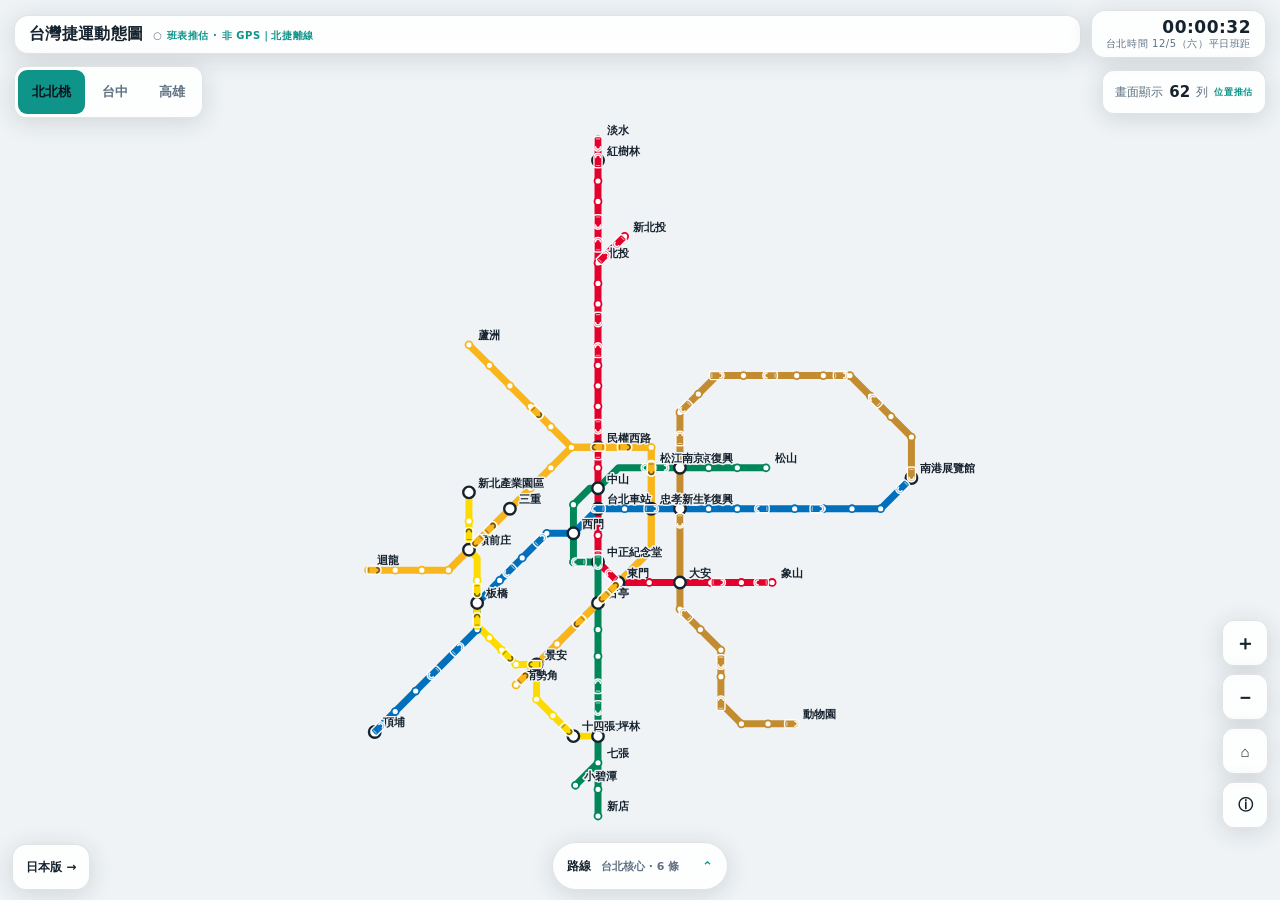
<file: index.html>
<!doctype html>
<html lang="zh-Hant">
<head>
<meta charset="utf-8">
<meta name="viewport" content="width=device-width, initial-scale=1, viewport-fit=cover">
<meta name="theme-color" content="#0B141F" media="(prefers-color-scheme: dark)">
<meta name="theme-color" content="#EFF3F6" media="(prefers-color-scheme: light)">
<meta name="description" content="融合官方進站錨點、逐站行車時間與公開班距的台灣捷運動態路網圖；非逐車 GPS 定位。">
<title>台灣捷運動態圖</title>
<style>
  :root {
    --bg: #EFF3F6;
    --panel: rgba(255, 255, 255, 0.88);
    --panel-solid: #FFFFFF;
    --ink: #16222E;
    --muted: #5F7183;
    --hairline: rgba(22, 34, 46, 0.12);
    --accent: #0E9488;
    --on-accent: #0B141F;
    --accent-text: #08766D;
    --halo: #EFF3F6;
    --shadow: 0 4px 24px rgba(22, 34, 46, 0.14);
  }
  @media (prefers-color-scheme: dark) {
    :root {
      --bg: #0B141F;
      --panel: rgba(16, 30, 46, 0.86);
      --panel-solid: #12202F;
      --ink: #E9F1F8;
      --muted: #93A6B8;
      --hairline: rgba(233, 241, 248, 0.12);
      --accent: #35C3B0;
      --accent-text: #35C3B0;
      --halo: #0B141F;
      --shadow: 0 4px 24px rgba(0, 0, 0, 0.45);
    }
  }
  :root[data-theme="light"] {
    --bg: #EFF3F6;
    --panel: rgba(255, 255, 255, 0.88);
    --panel-solid: #FFFFFF;
    --ink: #16222E;
    --muted: #5F7183;
    --hairline: rgba(22, 34, 46, 0.12);
    --accent: #0E9488;
    --accent-text: #08766D;
    --halo: #EFF3F6;
    --shadow: 0 4px 24px rgba(22, 34, 46, 0.14);
  }
  :root[data-theme="dark"] {
    --bg: #0B141F;
    --panel: rgba(16, 30, 46, 0.86);
    --panel-solid: #12202F;
    --ink: #E9F1F8;
    --muted: #93A6B8;
    --hairline: rgba(233, 241, 248, 0.12);
    --accent: #35C3B0;
    --accent-text: #35C3B0;
    --halo: #0B141F;
    --shadow: 0 4px 24px rgba(0, 0, 0, 0.45);
  }

  * { margin: 0; padding: 0; box-sizing: border-box; }
  html, body { height: 100%; }
  body {
    background: var(--bg);
    color: var(--ink);
    font-family: -apple-system, "PingFang TC", "Noto Sans TC", "Microsoft JhengHei", system-ui, sans-serif;
    overflow: hidden;
    position: fixed;
    inset: 0;
    -webkit-user-select: none;
    user-select: none;
  }
  #map {
    position: absolute;
    inset: 0;
    touch-action: none;
    cursor: grab;
  }
  #map.dragging { cursor: grabbing; }

  .topbar {
    position: absolute;
    top: 0; left: 0; right: 0;
    padding: calc(10px + env(safe-area-inset-top)) 14px 10px;
    display: flex;
    flex-direction: column;
    gap: 8px;
    pointer-events: none;
    z-index: 10;
  }
  .topbar .row {
    display: flex;
    align-items: center;
    gap: 10px;
  }
  .brand {
    pointer-events: auto;
    background: var(--panel);
    -webkit-backdrop-filter: blur(12px);
    backdrop-filter: blur(12px);
    border: 1px solid var(--hairline);
    border-radius: 14px;
    box-shadow: var(--shadow);
    padding: 8px 14px;
    display: flex;
    align-items: baseline;
    gap: 10px;
    flex: 1;
    min-width: 0;
  }
  .brand h1 {
    font-size: 16px;
    font-weight: 800;
    letter-spacing: 0.02em;
    white-space: nowrap;
  }
  .method-badge {
    font-size: 10px;
    font-weight: 700;
    letter-spacing: 0.06em;
    color: var(--accent);
    display: inline-flex;
    align-items: center;
    gap: 4px;
    white-space: nowrap;
  }
  .method-badge::before {
    content: "≈";
    font-size: 13px;
    line-height: 1;
  }
  .method-badge[data-feed-state="fresh"]::before { content: "●"; color: #16A367; font-size: 8px; }
  .method-badge[data-feed-state="stale"]::before { content: "●"; color: #B87912; font-size: 8px; }
  .method-badge[data-feed-state="offline"]::before { content: "○"; color: var(--muted); font-size: 10px; }
  .clockbox {
    pointer-events: auto;
    background: var(--panel);
    -webkit-backdrop-filter: blur(12px);
    backdrop-filter: blur(12px);
    border: 1px solid var(--hairline);
    border-radius: 14px;
    box-shadow: var(--shadow);
    padding: 6px 14px;
    text-align: right;
  }
  .clockbox .time {
    font-size: 17px;
    font-weight: 700;
    font-variant-numeric: tabular-nums;
    letter-spacing: 0.03em;
  }
  .clockbox .sub {
    font-size: 10px;
    color: var(--muted);
    letter-spacing: 0.06em;
  }
  .row2 { justify-content: space-between; }
  .tabs {
    pointer-events: auto;
    display: inline-flex;
    background: var(--panel);
    -webkit-backdrop-filter: blur(12px);
    backdrop-filter: blur(12px);
    border: 1px solid var(--hairline);
    border-radius: 12px;
    box-shadow: var(--shadow);
    padding: 3px;
    gap: 3px;
  }
  .tabs button {
    appearance: none;
    border: 0;
    background: transparent;
    color: var(--muted);
    font: inherit;
    font-size: 13px;
    font-weight: 700;
    padding: 6px 14px;
    min-height: 44px;
    border-radius: 9px;
    cursor: pointer;
  }
  .tabs button.on {
    background: var(--accent);
    color: var(--on-accent);
  }
  .tabs button:focus-visible, .iconbtn:focus-visible, .route-menu-btn:focus-visible,
  .route-row:focus-visible, .preset-btn:focus-visible, .sheet-close:focus-visible,
  .restore-btn:focus-visible {
    outline: 2px solid var(--accent);
    outline-offset: 2px;
  }
  .statpill {
    pointer-events: auto;
    background: var(--panel);
    -webkit-backdrop-filter: blur(12px);
    backdrop-filter: blur(12px);
    border: 1px solid var(--hairline);
    border-radius: 12px;
    box-shadow: var(--shadow);
    min-height: 44px;
    padding: 6px 12px;
    font-size: 12px;
    color: var(--muted);
    display: flex;
    align-items: center;
    gap: 6px;
    white-space: nowrap;
  }
  .statpill b {
    color: var(--ink);
    font-size: 15px;
    font-variant-numeric: tabular-nums;
  }
  .statpill small {
    font-size: 9px;
    color: var(--accent);
    font-weight: 800;
    letter-spacing: 0.08em;
  }

  .sidectl {
    position: absolute;
    right: 12px;
    bottom: calc(72px + env(safe-area-inset-bottom));
    display: flex;
    flex-direction: column;
    gap: 8px;
    z-index: 10;
  }
  .iconbtn {
    appearance: none;
    width: 46px; height: 46px;
    border-radius: 12px;
    border: 1px solid var(--hairline);
    background: var(--panel);
    -webkit-backdrop-filter: blur(12px);
    backdrop-filter: blur(12px);
    box-shadow: var(--shadow);
    color: var(--ink);
    font-size: 20px;
    font-weight: 600;
    cursor: pointer;
    display: grid;
    place-items: center;
  }

  .routebar {
    position: absolute;
    left: 50%;
    bottom: 0;
    transform: translateX(-50%);
    padding: 8px 12px calc(10px + env(safe-area-inset-bottom));
    z-index: 10;
    pointer-events: none;
  }
  .country-switch {
    position: absolute;
    z-index: 10;
    left: 12px;
    bottom: calc(10px + env(safe-area-inset-bottom));
    min-height: 46px;
    display: inline-flex;
    align-items: center;
    padding: 7px 13px;
    border: 1px solid var(--hairline);
    border-radius: 14px;
    background: var(--panel);
    -webkit-backdrop-filter: blur(12px);
    backdrop-filter: blur(12px);
    box-shadow: var(--shadow);
    color: var(--ink);
    font-size: 12px;
    font-weight: 800;
    text-decoration: none;
  }
  .route-menu-btn {
    appearance: none;
    border: 1px solid var(--hairline);
    background: var(--panel);
    -webkit-backdrop-filter: blur(12px);
    backdrop-filter: blur(12px);
    box-shadow: var(--shadow);
    color: var(--ink);
    font: inherit;
    min-width: 176px;
    min-height: 48px;
    font-size: 12px;
    font-weight: 700;
    padding: 7px 14px;
    border-radius: 999px;
    display: grid;
    grid-template-columns: auto 1fr auto;
    align-items: center;
    gap: 10px;
    white-space: nowrap;
    cursor: pointer;
    pointer-events: auto;
  }
  .route-menu-btn b {
    text-align: left;
    color: var(--muted);
    font-size: 11px;
  }
  @media (max-width: 350px) {
    .country-switch {
      width: 46px;
      overflow: hidden;
      color: transparent;
      font-size: 0;
    }
    .country-switch::before {
      content: "→";
      color: var(--ink);
      font-size: 14px;
    }
  }
  .route-menu-btn .chevron {
    color: var(--accent);
    font-size: 13px;
  }

  .route-sheet {
    position: fixed;
    inset: auto 0 0;
    width: min(100%, 560px);
    max-height: min(76dvh, 640px);
    margin: 0 auto;
    border: 0;
    border-radius: 20px 20px 0 0;
    padding: 10px 16px calc(16px + env(safe-area-inset-bottom));
    background: var(--panel-solid);
    color: var(--ink);
    box-shadow: var(--shadow);
    overflow-y: auto;
    scrollbar-width: none;
  }
  .route-sheet::-webkit-scrollbar { display: none; }
  .route-sheet::backdrop { background: rgba(5, 12, 20, 0.55); }
  .sheet-handle {
    width: 42px;
    height: 4px;
    border-radius: 999px;
    background: var(--hairline);
    margin: 0 auto 8px;
  }
  .sheet-head {
    display: flex;
    align-items: center;
    gap: 10px;
    margin-bottom: 8px;
  }
  .sheet-head > div { flex: 1; min-width: 0; }
  .sheet-head h2 { font-size: 17px; font-weight: 800; }
  .sheet-head p { margin-top: 2px; font-size: 11px; color: var(--muted); }
  .sheet-close {
    appearance: none;
    width: 44px; height: 44px;
    border: 0;
    border-radius: 12px;
    background: transparent;
    color: var(--muted);
    font-size: 18px;
    cursor: pointer;
  }
  .route-presets {
    display: flex;
    gap: 7px;
    overflow-x: auto;
    padding: 4px 0 10px;
    scrollbar-width: none;
  }
  .route-presets::-webkit-scrollbar { display: none; }
  .preset-btn {
    appearance: none;
    flex: 0 0 auto;
    min-height: 44px;
    border: 1px solid var(--hairline);
    border-radius: 999px;
    padding: 7px 13px;
    background: transparent;
    color: var(--muted);
    font: inherit;
    font-size: 12px;
    font-weight: 700;
    cursor: pointer;
  }
  .preset-btn.on {
    background: var(--accent);
    border-color: var(--accent);
    color: var(--on-accent);
  }
  .route-list {
    display: grid;
    grid-template-columns: repeat(2, minmax(0, 1fr));
    gap: 8px;
  }
  .route-row {
    appearance: none;
    min-height: 48px;
    border: 1px solid var(--hairline);
    border-radius: 13px;
    background: transparent;
    color: var(--ink);
    padding: 7px 10px;
    display: grid;
    grid-template-columns: auto 1fr auto;
    gap: 8px;
    align-items: center;
    text-align: left;
    font: inherit;
    font-size: 12px;
    font-weight: 700;
    cursor: pointer;
  }
  .route-row[aria-pressed="false"] { opacity: 0.48; }
  .route-dot {
    width: 10px; height: 10px;
    border-radius: 50%;
    background: var(--c);
    box-shadow: 0 0 0 2px color-mix(in srgb, var(--c) 24%, transparent);
  }
  .route-toggle {
    width: 30px; height: 18px;
    border-radius: 999px;
    background: var(--hairline);
    padding: 3px;
  }
  .route-toggle::after {
    content: "";
    display: block;
    width: 12px; height: 12px;
    border-radius: 50%;
    background: var(--muted);
    transition: transform 160ms ease, background 160ms ease;
  }
  .route-row[aria-pressed="true"] .route-toggle { background: color-mix(in srgb, var(--accent) 28%, transparent); }
  .route-row[aria-pressed="true"] .route-toggle::after {
    background: var(--accent);
    transform: translateX(12px);
  }
  .sheet-all {
    appearance: none;
    width: 100%;
    min-height: 46px;
    margin-top: 12px;
    border: 1px solid var(--hairline);
    border-radius: 13px;
    background: transparent;
    color: var(--accent-text);
    font: inherit;
    font-size: 13px;
    font-weight: 800;
    cursor: pointer;
  }

  .route-empty {
    position: absolute;
    left: 50%;
    top: 52%;
    transform: translate(-50%, -50%);
    width: min(310px, calc(100% - 32px));
    z-index: 9;
    border: 1px solid var(--hairline);
    border-radius: 16px;
    background: var(--panel-solid);
    box-shadow: var(--shadow);
    padding: 16px;
    text-align: center;
  }
  .route-empty[hidden] { display: none; }
  .route-empty b { display: block; font-size: 15px; }
  .route-empty span { display: block; margin-top: 4px; font-size: 12px; color: var(--muted); }
  .restore-btn {
    appearance: none;
    min-height: 44px;
    margin-top: 12px;
    padding: 7px 18px;
    border: 0;
    border-radius: 12px;
    background: var(--accent);
    color: var(--on-accent);
    font: inherit;
    font-size: 13px;
    font-weight: 800;
    cursor: pointer;
  }

  .popup {
    position: absolute;
    left: 12px; right: 12px;
    bottom: calc(68px + env(safe-area-inset-bottom));
    background: var(--panel-solid);
    border: 1px solid var(--hairline);
    border-radius: 16px;
    box-shadow: var(--shadow);
    padding: 12px 44px 12px 14px;
    z-index: 20;
    display: none;
    max-width: 420px;
    margin: 0 auto;
  }
  .popup.show { display: block; }
  .popup .linechip {
    display: inline-flex;
    align-items: center;
    gap: 6px;
    font-size: 11px;
    font-weight: 800;
    color: var(--panel-solid);
    background: var(--c);
    border-radius: 6px;
    padding: 3px 8px;
    letter-spacing: 0.04em;
  }
  .popup h2 { font-size: 17px; font-weight: 800; margin-top: 6px; }
  .popup .meta { font-size: 12.5px; color: var(--muted); margin-top: 3px; line-height: 1.55; }
  .popup .meta b { color: var(--ink); font-variant-numeric: tabular-nums; }
  .popup .close {
    position: absolute;
    top: 8px; right: 8px;
    width: 44px; height: 44px;
    border-radius: 9px;
    border: 0;
    background: transparent;
    color: var(--muted);
    font-size: 17px;
    cursor: pointer;
  }

  .modal-scrim {
    position: absolute;
    inset: 0;
    background: rgba(5, 12, 20, 0.5);
    z-index: 30;
    display: none;
    align-items: flex-end;
    justify-content: center;
  }
  .modal-scrim.show { display: flex; }
  .modal {
    background: var(--panel-solid);
    border: 1px solid var(--hairline);
    border-radius: 18px 18px 0 0;
    box-shadow: var(--shadow);
    padding: 18px 18px calc(20px + env(safe-area-inset-bottom));
    width: 100%;
    max-width: 560px;
    max-height: 72vh;
    overflow-y: auto;
  }
  .modal h2 { font-size: 16px; font-weight: 800; margin-bottom: 10px; }
  .modal p, .modal li { font-size: 13.5px; line-height: 1.7; color: var(--muted); }
  .modal p b { color: var(--ink); }
  .modal ul { padding-left: 18px; margin: 6px 0 10px; }
  .modal .okbtn {
    margin-top: 8px;
    width: 100%;
    padding: 11px;
    border: 0;
    border-radius: 12px;
    background: var(--accent);
    color: var(--on-accent);
    font: inherit;
    font-size: 14px;
    font-weight: 700;
    cursor: pointer;
  }
  .offbanner {
    position: absolute;
    top: calc(var(--topbar-bottom, 112px) + 8px);
    left: 50%;
    transform: translateX(-50%);
    background: var(--panel-solid);
    border: 1px solid var(--hairline);
    border-radius: 12px;
    box-shadow: var(--shadow);
    padding: 8px 16px;
    font-size: 13px;
    color: var(--muted);
    z-index: 9;
    display: none;
    white-space: nowrap;
  }
  .offbanner.show { display: block; }

  @media (max-width: 420px) {
    .topbar {
      padding: calc(8px + env(safe-area-inset-top)) 10px 8px;
      gap: 6px;
    }
    .topbar .row { gap: 7px; }
    .brand { padding: 7px 10px; gap: 7px; }
    .brand {
      flex-direction: column;
      align-items: flex-start;
      justify-content: center;
      gap: 1px;
      padding: 6px 10px;
    }
    .brand h1 { font-size: 14px; }
    .method-badge { font-size: 8.5px; letter-spacing: 0.02em; }
    .clockbox { padding: 5px 9px; }
    .clockbox .time { font-size: 16px; }
    .clockbox .sub {
      max-width: 132px;
      overflow: hidden;
      text-overflow: ellipsis;
      white-space: nowrap;
      font-size: 9px;
    }
    .tabs button { padding-inline: 12px; }
    .statpill { padding-inline: 10px; gap: 4px; }
    .route-list { grid-template-columns: 1fr; }
  }
  @media (max-width: 350px) {
    .brand { overflow: hidden; }
    .method-badge {
      display: block;
      width: 100%;
      overflow: hidden;
      text-overflow: ellipsis;
      white-space: nowrap;
    }
    .method-badge::before { margin-right: 4px; }
    .clockbox { flex: 0 0 auto; max-width: 108px; padding-inline: 7px; }
    .clockbox .sub { max-width: 90px; }
    .topbar .row2 { gap: 6px; }
    .tabs { flex: 1; min-width: 0; }
    .tabs button {
      flex: 1 1 0;
      min-width: 0;
      padding-inline: 6px;
      white-space: nowrap;
    }
    .statpill { flex: 0 0 auto; padding-inline: 8px; }
  }
</style>
</head>
<body>

<canvas id="map" role="img" aria-label="台灣捷運示意路網。可拖曳、縮放，並點選列車或車站查看推估資訊。"></canvas>

<div class="topbar">
  <div class="row">
    <div class="brand">
      <h1>台灣捷運動態圖</h1>
      <span class="method-badge" id="methodBadge">班表推估 · 非 GPS</span>
    </div>
    <div class="clockbox">
      <div class="time" id="clock">--:--:--</div>
      <div class="sub" id="clocksub">台北時間</div>
    </div>
  </div>
  <div class="row row2">
    <div class="tabs" role="tablist">
      <button id="tab0" class="on" role="tab" aria-selected="true">北北桃</button>
      <button id="tab1" role="tab" aria-selected="false">台中</button>
      <button id="tab2" role="tab" aria-selected="false">高雄</button>
    </div>
    <div class="statpill">畫面顯示 <b id="traincount">0</b> 列 <small>位置推估</small></div>
  </div>
</div>

<div class="offbanner" id="offbanner">目前非營運時間，首班車約 06:00 發出</div>

<div class="sidectl">
  <button class="iconbtn" id="zin" aria-label="放大">＋</button>
  <button class="iconbtn" id="zout" aria-label="縮小">－</button>
  <button class="iconbtn" id="zfit" aria-label="回到全圖" style="font-size:15px">⌂</button>
  <button class="iconbtn" id="info" aria-label="說明" style="font-size:15px">ⓘ</button>
</div>

<a class="country-switch" href="./japan/" aria-label="前往日本地鐵動態圖">日本版 →</a>

<div class="routebar">
  <button class="route-menu-btn" id="routeMenuBtn" aria-haspopup="dialog" aria-controls="routeSheet" aria-expanded="false">
    <span>路線</span>
    <b id="routeSummary">讀取中</b>
    <span class="chevron" aria-hidden="true">⌃</span>
  </button>
</div>

<div class="route-empty" id="routeEmpty" hidden>
  <b>目前沒有顯示路線</b>
  <span>你已隱藏這個區域的全部路線</span>
  <button class="restore-btn" id="restoreRoutes">全部顯示</button>
</div>

<dialog class="route-sheet" id="routeSheet" aria-labelledby="routeSheetTitle">
  <div class="sheet-handle" aria-hidden="true"></div>
  <div class="sheet-head">
    <div>
      <h2 id="routeSheetTitle">選擇顯示路線</h2>
      <p>可用系統群組快速聚焦，也能逐線開關</p>
    </div>
    <button class="sheet-close" id="routeSheetClose" aria-label="關閉路線選單">✕</button>
  </div>
  <div class="route-presets" id="routePresets" aria-label="路網群組"></div>
  <div class="route-list" id="routeList"></div>
  <button class="sheet-all" id="showAllInSheet">顯示這一區的全部路線</button>
</dialog>

<div class="popup" id="popup">
  <button class="close" id="popclose" aria-label="關閉">✕</button>
  <span class="linechip" id="popline"></span>
  <h2 id="poptitle"></h2>
  <div class="meta" id="popmeta"></div>
</div>

<div class="modal-scrim" id="scrim">
  <div class="modal">
    <h2>資料方式與限制</h2>
    <p><b>所有車點仍是融合位置推估，不是逐車 GPS。</b> 北捷文湖、淡水信義、松山新店、中和新蘆與板南線會每 30 秒讀取官方「列車進入月台」快照；只在路線、方向、終點與既有推估班次都能唯一判定時，才用官方進站錨點校正車點。校正只會讓列車減速或加速收斂，不會倒退或瞬移。文湖、紅、綠、橘、藍與環狀線的站間行駛／停靠秒數採北捷官方資料；資料延遲、歧義或中斷時則保留公開班距模型。官方免費資料沒有列車編號、完整列車清單或站間座標，因此不能當成逐車連續定位，仍可能不反映臨時延誤、停駛、加班車或交路調度。路線圖採「標準路網圖」式示意排版，非地理實際位置。</p>
    <p><b>涵蓋路網（2026-07 營運中路段）</b></p>
    <ul>
      <li>台北捷運：文湖、淡水信義（含新北投支線）、松山新店（含小碧潭支線）、中和新蘆（蘆洲／迴龍雙分支）、板南</li>
      <li>新北捷運：環狀線、三鶯線（2026-06-30 至 08-31 試營運：10:00–20:00，尖峰約 6 分、其餘約 8 分）、淡海輕軌綠山線／藍海線（紅樹林—崁頂／漁人碼頭，共用路段兩線交錯）、安坑輕軌（雙城—十四張）</li>
      <li>桃園機場捷運（台北車站—老街溪，以普通車班距模擬）</li>
      <li>台中捷運綠線（北屯總站—高鐵台中站）</li>
      <li>高雄捷運紅線（小港—岡山）、橘線、環狀輕軌（全環）</li>
    </ul>
    <p>點列車可看路線、方向與推估下一站；點車站可看站名與交會路線。底部「路線」可按系統聚焦或逐線開關。班距為 2026 年 7 月整理之近似值；目前只有週六、週日自動套用假日班距，平日國定假日尚未自動辨識。未含台鐵／高鐵與貓空纜車。</p>
    <button class="okbtn" id="scrimok">開始看車</button>
  </div>
</div>

<script>
"use strict";

/* ================= 路網資料（2026-07）=================
   st: [代碼, 站名, 緯度, 經度, 圖上x, 圖上y]
       緯經度只用來算站間實際距離（行車時間）；畫面位置用圖上座標（路網圖式排版）。
   vias: {正向段索引: [[x,y],...]} 站與站之間的折點（維持 45°/90° 走線）
   hw: fd 首班(分)、ld 末班(分)、pk 平日尖峰班距、op 離峰、lt 深夜(23:00後)、
       hl 假日、dw 停站秒數、v 平均旅速 km/h                       */
const NET = [
 { id:"br", region:0, name:"文湖線", color:"#C48C31", svc:[
   { name:"動物園—南港展覽館", hw:{fd:360,ld:1440,pk:2.5,op:5,lt:8,hl:4.5,dw:20,v:29}, st:[
     ["BR01","動物園",24.9983,121.5794,19.6,28.5],["BR02","木柵",24.9982,121.5731,18.3,28.5],["BR03","萬芳社區",24.9986,121.5680,17,28.5],
     ["BR04","萬芳醫院",24.9994,121.5582,16,27.5],["BR05","辛亥",25.0052,121.5570,16,26.2],["BR06","麟光",25.0184,121.5589,16,24.9],
     ["BR07","六張犁",25.0239,121.5533,15,23.9],["BR08","科技大樓",25.0261,121.5435,14,22.9],["BR09","大安",25.0328,121.5434,14,21.6],
     ["BR10","忠孝復興",25.0418,121.5440,14,18],["BR11","南京復興",25.0521,121.5438,14,16],["BR12","中山國中",25.0609,121.5439,14,14.6],
     ["BR13","松山機場",25.0630,121.5517,14,13.3],["BR14","大直",25.0796,121.5469,14.9,12.4],["BR15","劍南路",25.0848,121.5555,15.8,11.5],
     ["BR16","西湖",25.0821,121.5669,17.1,11.5],["BR17","港墘",25.0800,121.5750,18.4,11.5],["BR18","文德",25.0785,121.5849,19.7,11.5],
     ["BR19","內湖",25.0837,121.5946,21,11.5],["BR20","大湖公園",25.0837,121.6022,22.3,11.5],["BR21","葫洲",25.0725,121.6075,23.3,12.5],
     ["BR22","東湖",25.0672,121.6115,24.3,13.5],["BR23","南港軟體園區",25.0599,121.6158,25.3,14.5],["BR24","南港展覽館",25.0553,121.6174,25.3,16.5]]}]},
 { id:"r", region:0, name:"淡水信義線", color:"#E3002C", svc:[
   { name:"淡水—象山", hw:{fd:360,ld:1440,pk:4,op:7,lt:10,hl:6,dw:25,v:34}, st:[
     ["R28","淡水",25.1678,121.4455,10,0],["R27","紅樹林",25.1541,121.4589,10,1],["R26","竹圍",25.1369,121.4596,10,2],
     ["R25","關渡",25.1255,121.4671,10,3],["R24","忠義",25.1310,121.4734,10,4],["R23","復興崗",25.1374,121.4854,10,5],
     ["R22","北投",25.1319,121.4987,10,6],["R21","奇岩",25.1256,121.5011,10,7],["R20","唭哩岸",25.1206,121.5061,10,8],
     ["R19","石牌",25.1145,121.5155,10,9],["R18","明德",25.1097,121.5186,10,10],["R17","芝山",25.1029,121.5225,10,11],
     ["R16","士林",25.0936,121.5262,10,12],["R15","劍潭",25.0847,121.5250,10,13],["R14","圓山",25.0713,121.5200,10,14],
     ["R13","民權西路",25.0629,121.5194,10,15],["R12","雙連",25.0578,121.5206,10,16],["R11","中山",25.0527,121.5203,10,17],
     ["R10","台北車站",25.0462,121.5175,10,18],["R09","台大醫院",25.0413,121.5162,10,19.3],["R08","中正紀念堂",25.0325,121.5181,10,20.6],
     ["R07","東門",25.0339,121.5288,11,21.6],["R06","大安森林公園",25.0333,121.5346,12.5,21.6],["R05","大安",25.0328,121.5434,14,21.6],
     ["R04","信義安和",25.0330,121.5527,15.5,21.6],["R03","台北101/世貿",25.0330,121.5633,17,21.6],["R02","象山",25.0330,121.5697,18.5,21.6]]},
   { name:"北投—新北投", hw:{fd:365,ld:1440,pk:7,op:9,lt:12,hl:9,dw:25,v:24}, st:[
     ["R22","北投",25.1319,121.4987,10,6],["R22A","新北投",25.1369,121.5025,11.3,4.7]]}]},
 { id:"vb", region:0, name:"淡海輕軌藍海線", color:"#0093C8", svc:[
   { name:"紅樹林—淡水漁人碼頭", hw:{fd:360,ld:1440,pk:9,op:15,lt:15,hl:12,dw:20,v:21}, st:[
     ["V01","紅樹林",25.1541,121.4589,10,1],["V02","竿蓁林",25.1590,121.4630,11.3,1],["V03","淡金鄧公",25.1645,121.4660,12.3,0],
     ["V04","淡江大學",25.1700,121.4680,13.3,-1],["V05","淡金北新",25.1755,121.4655,14.3,-2],["V06","新市一路",25.1795,121.4605,14.3,-3.3],
     ["V07","淡水行政中心",25.1825,121.4550,14.3,-4.6],["V08","濱海義山",25.1845,121.4495,13.3,-5.6],["V09","濱海沙崙",25.1830,121.4440,12,-5.6],
     ["V28","台北海洋大學",25.1800,121.4390,11,-4.6],["V27","沙崙",25.1780,121.4340,10,-3.6],["V26","淡水漁人碼頭",25.1755,121.4285,9,-2.6]]}]},
 { id:"vg", region:0, name:"淡海輕軌綠山線", color:"#4CB648", svc:[
   { name:"紅樹林—崁頂", hw:{fd:360,ld:1440,pk:7.5,op:15,lt:15,hl:12,dw:20,v:21}, st:[
     ["V01","紅樹林",25.1541,121.4589,10,1],["V02","竿蓁林",25.1590,121.4630,11.3,1],["V03","淡金鄧公",25.1645,121.4660,12.3,0],
     ["V04","淡江大學",25.1700,121.4680,13.3,-1],["V05","淡金北新",25.1755,121.4655,14.3,-2],["V06","新市一路",25.1795,121.4605,14.3,-3.3],
     ["V07","淡水行政中心",25.1825,121.4550,14.3,-4.6],["V08","濱海義山",25.1845,121.4495,13.3,-5.6],["V09","濱海沙崙",25.1830,121.4440,12,-5.6],
     ["V10","淡海新市鎮",25.1855,121.4385,10.7,-5.6],["V11","崁頂",25.1880,121.4330,9.4,-5.6]]}]},
 { id:"g", region:0, name:"松山新店線", color:"#008659", svc:[
   { name:"松山—新店", hw:{fd:360,ld:1440,pk:4.5,op:7,lt:10,hl:6,dw:25,v:32},
     vias:{4:[[11,16]],5:[[9.6,17]]}, st:[
     ["G19","松山",25.0499,121.5776,18.2,16],["G18","南京三民",25.0516,121.5646,16.8,16],["G17","台北小巨蛋",25.0518,121.5527,15.4,16],
     ["G16","南京復興",25.0521,121.5438,14,16],["G15","松江南京",25.0521,121.5333,12.6,16],["G14","中山",25.0527,121.5203,10,17],
     ["G13","北門",25.0491,121.5107,8.8,17.8],["G12","西門",25.0421,121.5081,8.8,19.2],["G11","小南門",25.0355,121.5109,8.8,20.6],
     ["G10","中正紀念堂",25.0325,121.5181,10,20.6],["G09","古亭",25.0261,121.5228,10,22.6],["G08","台電大樓",25.0206,121.5283,10,23.9],
     ["G07","公館",25.0148,121.5344,10,25.2],["G06","萬隆",25.0021,121.5389,10,26.5],["G05","景美",24.9928,121.5410,10,27.8],
     ["G04","大坪林",24.9829,121.5414,10,29.1],["G03","七張",24.9752,121.5432,10,30.4],["G02","新店區公所",24.9677,121.5412,10,31.7],
     ["G01","新店",24.9578,121.5386,10,33]]},
   { name:"七張—小碧潭", hw:{fd:365,ld:1435,pk:10,op:12,lt:15,hl:12,dw:25,v:24}, st:[
     ["G03","七張",24.9752,121.5432,10,30.4],["G03A","小碧潭",24.9718,121.5299,8.9,31.5]]}]},
 { id:"o", region:0, name:"中和新蘆線", color:"#F8B61C", svc:[
    { name:"南勢角—迴龍", departureGroup:"o-common", departureOrder:0,
      hw:{fd:360,ld:1440,pk:6,op:10,lt:12,hl:10,dw:25,v:32},
     vias:{5:[[12.6,20]]}, st:[
     ["O01","南勢角",24.9899,121.5088,6,26.6],["O02","景安",24.9938,121.5045,7,25.6],["O03","永安市場",25.0025,121.5111,8,24.6],
     ["O04","頂溪",25.0138,121.5155,9,23.6],["O05","古亭",25.0261,121.5228,10,22.6],["O06","東門",25.0339,121.5288,11,21.6],
     ["O07","忠孝新生",25.0424,121.5327,12.6,18],["O08","松江南京",25.0521,121.5333,12.6,16],["O09","行天宮",25.0598,121.5333,12.6,15],
     ["O10","中山國小",25.0628,121.5265,11.3,15],["O11","民權西路",25.0629,121.5194,10,15],["O12","大橋頭",25.0631,121.5127,8.7,15],
     ["O13","台北橋",25.0632,121.5005,7.7,16],["O14","菜寮",25.0602,121.4925,6.7,17],["O15","三重",25.0558,121.4847,5.7,18],
     ["O16","先嗇宮",25.0466,121.4718,4.7,19],["O17","頭前庄",25.0398,121.4600,3.7,20],["O18","新莊",25.0362,121.4525,2.7,21],
     ["O19","輔大",25.0328,121.4354,1.4,21],["O20","丹鳳",25.0290,121.4222,0.1,21],["O21","迴龍",25.0225,121.4113,-1.2,21]]},
    { name:"南勢角—蘆洲", departureGroup:"o-common", departureOrder:1,
      hw:{fd:360,ld:1440,pk:6,op:10,lt:12,hl:10,dw:25,v:32},
     vias:{5:[[12.6,20]]}, st:[
     ["O01","南勢角",24.9899,121.5088,6,26.6],["O02","景安",24.9938,121.5045,7,25.6],["O03","永安市場",25.0025,121.5111,8,24.6],
     ["O04","頂溪",25.0138,121.5155,9,23.6],["O05","古亭",25.0261,121.5228,10,22.6],["O06","東門",25.0339,121.5288,11,21.6],
     ["O07","忠孝新生",25.0424,121.5327,12.6,18],["O08","松江南京",25.0521,121.5333,12.6,16],["O09","行天宮",25.0598,121.5333,12.6,15],
     ["O10","中山國小",25.0628,121.5265,11.3,15],["O11","民權西路",25.0629,121.5194,10,15],["O12","大橋頭",25.0631,121.5127,8.7,15],
     ["O50","三重國小",25.0705,121.4966,7.7,14],["O51","三和國中",25.0768,121.4869,6.7,13],["O52","徐匯中學",25.0805,121.4785,5.7,12],
     ["O53","三民高中",25.0857,121.4738,4.7,11],["O54","蘆洲",25.0918,121.4646,3.7,10]]}]},
 { id:"bl", region:0, name:"板南線", color:"#0070BD", svc:[
   { name:"頂埔—南港展覽館", hw:{fd:360,ld:1440,pk:3,op:6,lt:10,hl:5,dw:25,v:33}, st:[
     ["BL01","頂埔",24.9602,121.4201,-0.9,28.9],["BL02","永寧",24.9668,121.4362,0.1,27.9],["BL03","土城",24.9732,121.4441,1.1,26.9],
     ["BL04","海山",24.9855,121.4488,2.1,25.9],["BL05","亞東醫院",24.9982,121.4525,3.1,24.9],["BL06","府中",25.0083,121.4592,4.1,23.9],
     ["BL07","板橋",25.0139,121.4622,4.1,22.6],["BL08","新埔",25.0234,121.4685,5.2,21.5],["BL09","江子翠",25.0300,121.4724,6.3,20.4],
     ["BL10","龍山寺",25.0353,121.4999,7.5,19.2],["BL11","西門",25.0421,121.5081,8.8,19.2],["BL12","台北車站",25.0462,121.5175,10,18],
     ["BL13","善導寺",25.0446,121.5236,11.3,18],["BL14","忠孝新生",25.0424,121.5327,12.6,18],["BL15","忠孝復興",25.0418,121.5440,14,18],
     ["BL16","忠孝敦化",25.0416,121.5514,15.4,18],["BL17","國父紀念館",25.0413,121.5576,16.8,18],["BL18","市政府",25.0411,121.5652,18.2,18],
     ["BL19","永春",25.0409,121.5766,19.6,18],["BL20","後山埤",25.0450,121.5827,21,18],["BL21","昆陽",25.0505,121.5934,22.4,18],
     ["BL22","南港",25.0521,121.6067,23.8,18],["BL23","南港展覽館",25.0553,121.6174,25.3,16.5]]}]},
 { id:"lb", region:0, name:"三鶯線", color:"#54C0E8", svc:[
    // 新北捷運 2026-06-30 至 08-31 試營運公告：17:30–19:30 約 6 分，其餘約 8 分。
    { name:"頂埔—鶯桃福德（試營運）", hw:{fd:600,ld:1200,pk:6,op:8,lt:8,hl:8,pkWindows:[[17.5,19.5]],dw:25,v:33}, st:[
     ["LB01","頂埔",24.9602,121.4201,-0.9,28.9],["LB02","媽祖田",24.9482,121.4085,-1.9,29.9],["LB03","長壽山",24.9403,121.3965,-2.9,30.9],
     ["LB04","橫溪",24.9345,121.3855,-3.9,31.9],["LB05","龍埔",24.9328,121.3752,-5.2,31.9],["LB06","三峽",24.9350,121.3690,-6.5,31.9],
     ["LB07","台北大學",24.9425,121.3672,-7.8,31.9],["LB08","鶯歌車站",24.9540,121.3543,-9.1,31.9],["LB09","陶瓷老街",24.9495,121.3468,-10.1,30.9],
     ["LB10","國華",24.9532,121.3405,-11.1,29.9],["LB11","永吉公園",24.9583,121.3340,-12.1,28.9],["LB12","鶯桃福德",24.9638,121.3287,-13.1,27.9]]}]},
 { id:"y", region:0, name:"環狀線", color:"#FEDB00", svc:[
   { name:"大坪林—新北產業園區", hw:{fd:360,ld:1440,pk:4.5,op:7,lt:10,hl:7,dw:25,v:30},
     vias:{10:[[4.1,20.4]]}, st:[
     ["Y07","大坪林",24.9829,121.5414,10,29.1],["Y08","十四張",24.9769,121.5334,8.8,29.1],["Y09","秀朗橋",24.9903,121.5250,7.8,28.1],
     ["Y10","景平",24.9925,121.5165,7,27.3],["Y11","景安",24.9938,121.5045,7,25.6],["Y12","中和",24.9998,121.4963,6,25.6],
     ["Y13","橋和",25.0053,121.4907,5.3,24.9],["Y14","中原",25.0083,121.4844,4.7,24.3],["Y15","板新",25.0143,121.4720,4.1,23.7],
     ["Y16","板橋",25.0139,121.4622,4.1,22.6],["Y17","新埔民生",25.0261,121.4677,4.1,21.5],["Y18","頭前庄",25.0398,121.4600,3.7,20],
     ["Y19","幸福",25.0503,121.4589,3.7,18.6],["Y20","新北產業園區",25.0616,121.4598,3.7,17.2]]}]},
 { id:"k", region:0, name:"安坑輕軌", color:"#B99A6B", svc:[
   { name:"雙城—十四張", hw:{fd:360,ld:1440,pk:9,op:15,lt:15,hl:12,dw:20,v:15}, st:[
     ["K01","雙城",24.9604,121.4972,-1,31.1],["K02","玫瑰中國城",24.9628,121.5041,0.3,31.1],["K03","台北小城",24.9652,121.5093,1.6,31.1],
     ["K04","耕莘安康院區",24.9678,121.5138,2.9,31.1],["K05","景文科大",24.9712,121.5188,4.2,31.1],["K06","安康",24.9728,121.5228,5.5,31.1],
     ["K07","陽光運動公園",24.9698,121.5292,6.8,31.1],["K08","新和國小",24.9706,121.5338,7.8,30.1],["K09","十四張",24.9769,121.5334,8.8,29.1]]}]},
 { id:"a", region:0, name:"機場捷運", color:"#8246AF", svc:[
   { name:"台北車站—老街溪（普通車）", hw:{fd:360,ld:1410,pk:11,op:15,lt:15,hl:12,dw:25,v:45},
     vias:{1:[[4.5,18]]}, st:[
     ["A1","台北車站",25.0480,121.5129,10,18],["A2","三重",25.0558,121.4847,5.7,18],["A3","新北產業園區",25.0616,121.4598,3.7,17.2],
     ["A4","新莊副都心",25.0578,121.4438,2.6,16.1],["A5","泰山",25.0530,121.4300,1.5,15],["A6","泰山貴和",25.0380,121.4142,0.4,13.9],
     ["A7","體育大學",25.0345,121.3744,-0.9,13.9],["A8","長庚醫院",25.0577,121.3660,-2.2,13.9],["A9","林口",25.0684,121.3599,-3.5,13.9],
     ["A10","山鼻",25.0838,121.3227,-4.6,12.8],["A11","坑口",25.0810,121.2846,-5.7,11.7],["A12","機場第一航廈",25.0797,121.2342,-6.8,10.6],
     ["A13","機場第二航廈",25.0772,121.2306,-8.1,10.6],["A14a","機場旅館",25.0700,121.2237,-9.1,11.6],["A15","大園",25.0576,121.2013,-9.1,13],
     ["A16","橫山",25.0416,121.1913,-9.1,14.4],["A17","領航",25.0243,121.1856,-9.1,15.8],["A18","高鐵桃園站",25.0130,121.2147,-9.1,17.2],
     ["A19","桃園體育園區",24.9990,121.2200,-9.1,18.6],["A20","興南",24.9860,121.2225,-9.1,20],["A21","環北",24.9659,121.2200,-9.1,21.4],
     ["A22","老街溪",24.9573,121.2159,-9.1,22.8]]}]},
 { id:"tc", region:1, name:"台中捷運綠線", color:"#78BE20", svc:[
   { name:"北屯總站—高鐵台中站", hw:{fd:360,ld:1440,pk:6.5,op:9,lt:10,hl:9,dw:25,v:35}, st:[
     ["103a","北屯總站",24.1834,120.7089,13,0],["103","舊社",24.1793,120.7053,13,1.3],["104","松竹",24.1750,120.7000,12.2,2.1],
     ["105","四維國小",24.1688,120.6918,11.4,2.9],["106","文心崇德",24.1656,120.6862,10.6,3.7],["107","文心中清",24.1640,120.6738,9.8,4.5],
     ["108","文華高中",24.1620,120.6647,9,5.3],["109","文心櫻花",24.1598,120.6577,8.2,6.1],["110","市政府",24.1580,120.6525,7.4,6.9],
     ["111","水安宮",24.1520,120.6472,7.4,8.2],["112","文心森林公園",24.1472,120.6437,7.4,9.5],["113","南屯",24.1418,120.6432,7.4,10.8],
     ["114","豐樂公園",24.1345,120.6442,7.4,12.1],["115","大慶",24.1210,120.6465,7.4,13.4],["116","九張犁",24.1128,120.6396,6.5,14.3],
     ["117","九德",24.1076,120.6332,5.6,15.2],["118","烏日",24.1049,120.6237,4.7,16.1],["119","高鐵台中站",24.1120,120.6157,3.8,17]]}]},
 { id:"kr", region:2, name:"高捷紅線", color:"#E4002B", svc:[
   { name:"小港—岡山", hw:{fd:360,ld:1440,pk:4.5,op:8,lt:10,hl:7,dw:25,v:36}, st:[
     ["R3","小港",22.5651,120.3538,6,24],["R4","高雄國際機場",22.5709,120.3437,6,22.8],["R4A","草衙",22.5766,120.3358,6,21.6],
     ["R5","前鎮高中",22.5866,120.3242,6,20.4],["R6","凱旋",22.5952,120.3184,6,19.2],["R7","獅甲",22.6033,120.3122,6,18],
     ["R8","三多商圈",22.6136,120.3066,6,16.8],["R9","中央公園",22.6247,120.3021,6,15.6],["R10","美麗島",22.6314,120.3021,6,14.4],
     ["R11","高雄車站",22.6394,120.3025,6,13.2],["R12","後驛",22.6478,120.3023,6,12],["R13","凹子底",22.6570,120.3030,6,10.8],
     ["R14","巨蛋",22.6666,120.3029,6,9.6],["R15","生態園區",22.6752,120.3027,6,8.4],["R16","左營/高鐵",22.6873,120.3072,6,7.2],
     ["R17","世運",22.7000,120.2951,6,6],["R18","油廠國小",22.7108,120.2896,6,4.8],["R19","楠梓加工區",22.7263,120.2870,6,3.6],
     ["R20","後勁",22.7326,120.2884,6,2.4],["R21","都會公園",22.7407,120.2897,6,1.2],["R22","青埔",22.7521,120.2900,6,0],
     ["R23","橋頭糖廠",22.7561,120.3057,6,-1.2],["R24","橋頭火車站",22.7593,120.3089,6,-2.4],["R24A","南岡山",22.7786,120.2947,6,-3.6],
     ["RK1","岡山",22.7966,120.3022,6,-4.8]]}]},
 { id:"ko", region:2, name:"高捷橘線", color:"#F7941D", svc:[
   { name:"西子灣—大寮", hw:{fd:360,ld:1440,pk:5,op:8,lt:10,hl:8,dw:25,v:33}, st:[
     ["O1","西子灣",22.6215,120.2814,0.8,14.4],["O2","鹽埕埔",22.6247,120.2857,2.1,14.4],["O4","市議會",22.6300,120.2937,3.4,14.4],
     ["O5","美麗島",22.6314,120.3021,6,14.4],["O6","信義國小",22.6304,120.3103,7.3,14.4],["O7","文化中心",22.6295,120.3183,8.6,14.4],
     ["O8","五塊厝",22.6287,120.3249,9.9,14.4],["O9","技擊館",22.6279,120.3330,11.2,14.4],["O10","衛武營",22.6272,120.3420,12.5,14.4],
     ["O11","鳳山西站",22.6266,120.3495,13.8,14.4],["O12","鳳山",22.6270,120.3585,15.1,14.4],["O13","大東",22.6255,120.3671,16.4,14.4],
     ["O14","鳳山國中",22.6270,120.3744,17.7,14.4],["OT1","大寮",22.6318,120.3956,19.3,14.4]]}]},
 { id:"kc", region:2, name:"環狀輕軌", color:"#6CBE45", svc:[
   { name:"全環線", loop:true, hw:{fd:390,ld:1320,pk:10,op:12,lt:15,hl:10,dw:20,v:18}, st:[
     ["C1","籬仔內",22.6062,120.3232,10.4,19.8],["C2","凱旋瑞田",22.6019,120.3200,9.2,19.8],["C3","前鎮之星",22.5989,120.3163,8,19.8],
     ["C4","凱旋中華",22.5966,120.3115,6.8,19.8],["C5","夢時代",22.5951,120.3065,5.6,19.8],["C6","經貿園區",22.6010,120.3040,4.7,18.9],
     ["C7","軟體園區",22.6053,120.3005,4,18.2],["C8","高雄展覽館",22.6093,120.2996,3.3,17.5],["C9","旅運中心",22.6120,120.2960,2.6,16.8],
     ["C10","光榮碼頭",22.6178,120.2925,1.9,16.1],["C11","真愛碼頭",22.6203,120.2872,1.6,15.1],["C12","駁二大義",22.6199,120.2837,1.6,13.9],
     ["C13","駁二蓬萊",22.6205,120.2790,1.6,12.9],["C14","哈瑪星",22.6220,120.2758,1.6,11.9],["C15","壽山公園",22.6270,120.2760,1.6,10.9],
     ["C16","文武聖殿",22.6318,120.2778,1.6,9.9],["C17","鼓山區公所",22.6367,120.2790,1.6,8.9],["C18","鼓山",22.6410,120.2803,1.6,7.9],
     ["C19","馬卡道",22.6470,120.2828,1.6,6.4],["C20","台鐵美術館",22.6524,120.2861,2.6,5.4],["C21A","內惟藝術中心",22.6559,120.2884,3.9,5.4],
     ["C21","美術館",22.6592,120.2926,5.2,5.4],["C22","聯合醫院",22.6631,120.2986,6.5,5.4],["C23","龍華國小",22.6600,120.3060,7.8,5.4],
     ["C24","愛河之心",22.6608,120.3106,9.1,5.4],["C25","新上國小",22.6588,120.3162,10.4,6.7],["C26","灣仔內",22.6538,120.3227,10.4,8],
     ["C27","鼎山街",22.6488,120.3268,10.4,9.2],["C28","高雄高工",22.6428,120.3290,10.4,10.4],["C29","樹德家商",22.6362,120.3300,10.4,11.6],
     ["C30","科工館",22.6310,120.3300,10.4,13.2],["C31","聖功醫院",22.6250,120.3300,10.4,15.6],["C32","凱旋公園",22.6155,120.3282,10.4,17.7]]}]}
];

/* 北捷官方「相鄰兩站行駛／停靠時間」，EffectiveDate 2025-06-03。
   run 是依本頁正向站序排列的行駛秒數；dwell 是抵達下一站後的停靠秒數。
   其他路線維持公開班距、站距與平均旅速模型。 */
const TRTC_SERVICE_TIMINGS = Object.freeze({
  "br:0": {run:[67,47,99,106,124,72,122,69,67,86,66,142,172,103,110,65,72,78,71,121,78,85,78],dwell:[25,25,25,25,25,25,25,30,45,30,25,25,25,25,25,25,25,25,25,25,25,25,0]},
  "r:0": {run:[175,138,148,80,112,135,91,75,103,63,79,94,95,112,88,60,62,68,67,95,175,75,74,90,94,93],dwell:[25,25,25,25,25,28,23,24,26,26,26,26,26,26,34,28,28,35,26,30,31,25,37,26,29,0]},
  "r:1": {run:[157],dwell:[0]},
  "g:0": {run:[138,102,84,92,106,116,86,83,76,87,85,79,122,89,92,78,81,111],dwell:[27,27,33,35,35,28,34,27,38,33,30,29,27,27,27,24,25,0]},
  "g:1": {run:[203],dwell:[0]},
  "o:0": {run:[97,90,103,187,208,136,102,78,96,72,72,127,97,84,142,108,94,137,113,168],dwell:[28,29,29,33,33,38,30,30,30,33,26,25,25,25,25,25,25,25,25,0]},
  "o:1": {run:[97,90,103,187,208,136,102,78,96,72,72,151,107,82,92,111],dwell:[28,29,29,33,33,38,30,30,30,33,26,25,25,25,25,0]},
  "bl:0": {run:[180,95,106,142,102,67,107,77,192,110,120,66,81,90,65,71,77,87,76,107,109,112],dwell:[28,26,26,26,28,28,28,28,29,35,42,25,40,40,28,28,28,25,29,25,24,0]},
  "y:0": {run:[145,111,79,84,194,104,72,111,153,191,143,95,135],dwell:[23,23,25,35,25,25,25,25,40,25,35,23,0]}
});

/* ================= 幾何 ================= */
function haversineKm(a, b) {
  const dLat = (b[2] - a[2]) * Math.PI / 180;
  const dLng = (b[3] - a[3]) * Math.PI / 180;
  const la1 = a[2] * Math.PI / 180, la2 = b[2] * Math.PI / 180;
  const h = Math.sin(dLat/2)**2 + Math.cos(la1) * Math.cos(la2) * Math.sin(dLng/2)**2;
  return 2 * 6371 * Math.asin(Math.sqrt(h));
}
function hexLuma(hex) {
  const n = parseInt(hex.slice(1), 16);
  return (0.299*(n>>16 & 255) + 0.587*(n>>8 & 255) + 0.114*(n & 255)) / 255;
}

/* ================= 場景預計算 ================= */
const REGIONS = [ { name:"北北桃", bounds:null }, { name:"台中", bounds:null }, { name:"高雄", bounds:null } ];
const services = [];
const stationIndex = new Map(); // region|站名 -> {name, code, region, pt, lines:Set, lineIds:Set}

for (const line of NET) {
  for (const svc of line.svc) {
    const serviceId = line.id + ":" + line.svc.indexOf(svc);
    const st = svc.st;
    const n = st.length;
    const segCount = svc.loop ? n : n - 1;
    const segKm = [];
    for (let i = 0; i < segCount; i++) segKm.push(haversineKm(st[i], st[(i + 1) % n]));
    const vKmS = svc.hw.v / 3600;
    const officialTiming = TRTC_SERVICE_TIMINGS[serviceId] || null;
    const segSec = officialTiming ? officialTiming.run.slice() : segKm.map(d => d / vKmS);
    const dwellFwd = officialTiming
      ? officialTiming.dwell.slice()
      : segSec.map((_, i) => (!svc.loop && i === segSec.length - 1) ? 0 : svc.hw.dw);
    function profile(times, dwellAfter) {
      const dep = [0];
      for (let i = 0; i < times.length; i++) {
        dep.push(dep[i] + times[i] + dwellAfter[i]);
      }
      return dep;
    }
    const fwd = profile(segSec, dwellFwd);
    const segSecRev = segSec.slice().reverse();
    const stationDwell = [0, ...dwellFwd];
    const dwellRev = officialTiming
      ? segSecRev.map((_, i) => stationDwell[n - 2 - i])
      : segSecRev.map((_, i) => (!svc.loop && i === segSecRev.length - 1) ? 0 : svc.hw.dw);
    const rev = profile(segSecRev, dwellRev);
    const pts = st.map(s => ({ x: s[4], y: s[5] }));
    // 各正向段的折線（含 via 折點）與長度（圖上單位）
    const vias = svc.vias || {};
    const paths = [];
    for (let i = 0; i < segCount; i++) {
      const pp = [pts[i]];
      for (const v of (vias[i] || [])) pp.push({ x: v[0], y: v[1] });
      pp.push(pts[(i + 1) % n]);
      const cum = [0];
      for (let j = 1; j < pp.length; j++) cum.push(cum[j-1] + Math.hypot(pp[j].x - pp[j-1].x, pp[j].y - pp[j-1].y));
      paths.push({ pts: pp, cum, len: cum[cum.length - 1] });
    }
    services.push({
      serviceId,
      line, svc, st, n, pts, paths, segKm, segSec, segSecRev,
      dwellFwd, dwellRev, officialTiming: Boolean(officialTiming),
      durFwd: fwd[fwd.length - 1], durRev: rev[rev.length - 1],
      depFwd: fwd, depRev: rev,
      terminalA: st[0][1], terminalB: st[n - 1][1]
    });
    for (const s of st) {
      const key = line.region + "|" + s[1];
      if (!stationIndex.has(key)) stationIndex.set(key, { name:s[1], code:s[0], region:line.region, pt:{x:s[4],y:s[5]}, lines:new Set(), lineIds:new Set() });
      const node = stationIndex.get(key);
      node.lines.add(line.name);
      node.lineIds.add(line.id);
    }
  }
}
const lineById = new Map(NET.map(l => [l.id, l]));
for (const r of [0,1,2]) {
  let x0=1e9, x1=-1e9, y0=1e9, y1=-1e9;
  for (const s of stationIndex.values()) {
    if (s.region !== r) continue;
    x0 = Math.min(x0, s.pt.x); x1 = Math.max(x1, s.pt.x);
    y0 = Math.min(y0, s.pt.y); y1 = Math.max(y1, s.pt.y);
  }
  REGIONS[r].bounds = { x0, x1, y0, y1 };
}
const terminalNames = new Set();
for (const sv of services) {
  terminalNames.add(sv.line.region + "|" + sv.terminalA);
  terminalNames.add(sv.line.region + "|" + sv.terminalB);
}

/* ================= 台北時間與時刻表 ================= */
function taipeiNow(nowMs = Date.now()) {
  const t = nowMs + 8 * 3600e3;   // 台灣固定 UTC+8、無夏令時間
  const d = new Date(t);
  const min = d.getUTCHours() * 60 + d.getUTCMinutes() + d.getUTCSeconds() / 60 + d.getUTCMilliseconds() / 60000;
  let svcMin = min, dow = d.getUTCDay();
  if (min < 180) { svcMin += 1440; dow = (dow + 6) % 7; } // 凌晨 3 點前算前一營運日
  const serviceDayMs = min < 180 ? t - 86400e3 : t;
  const isHol = (dow === 0 || dow === 6);
  return { min, svcMin, isHol, serviceDayKey:formatServiceDayKey(new Date(serviceDayMs)),
    hh: d.getUTCHours(), mm: d.getUTCMinutes(), ss: d.getUTCSeconds(),
    dateStr: (d.getUTCMonth()+1) + "/" + d.getUTCDate(),
    dowStr: "日一二三四五六"[d.getUTCDay()] };
}
function headwayAt(hw, tMin, isHol) {
  if (tMin >= 1380) return hw.lt;                 // 23:00 後
  if (isHol) return hw.hl;
  const h = tMin / 60;
  const peakWindows = hw.pkWindows || [[7, 9], [17, 19.5]];
  if (peakWindows.some(([start, end]) => h >= start && h < end)) return hw.pk;
  return hw.op;
}
const schedCache = new Map();
function buildDepartureGroup(group, isHol) {
  const members = services
    .filter(item => item.svc.departureGroup === group)
    .sort((a, b) => (a.svc.departureOrder || 0) - (b.svc.departureOrder || 0));
  if (!members.length) return;
  const lists = new Map(members.map(member => [member, []]));
  let t = Math.min(...members.map(member => member.svc.hw.fd));
  const last = Math.max(...members.map(member => member.svc.hw.ld));
  let turn = 0;
  while (t <= last) {
    const member = members[turn % members.length];
    const hw = member.svc.hw;
    if (t >= hw.fd && t <= hw.ld) lists.get(member).push(t);
    const branchHeadway = headwayAt(hw, t, isHol);
    t += branchHeadway / members.length;
    turn++;
  }
  for (const member of members) {
    const key = services.indexOf(member) + "|" + (isHol ? "H" : "W");
    schedCache.set(key, lists.get(member));
  }
}
function departures(sv, isHol) {
  const key = services.indexOf(sv) + "|" + (isHol ? "H" : "W");
  if (schedCache.has(key)) return schedCache.get(key);
  if (sv.svc.departureGroup) {
    buildDepartureGroup(sv.svc.departureGroup, isHol);
    return schedCache.get(key) || [];
  }
  const hw = sv.svc.hw, list = [];
  let t = hw.fd;
  while (t <= hw.ld) { list.push(t); t += headwayAt(hw, t, isHol); }
  schedCache.set(key, list);
  return list;
}

/* ================= 北捷官方到站事件 =================
   臺北市資料大平臺提供的是「列車進入月台」事件，不是逐車 GPS。
   事件只用來校正能唯一辨識的既有模擬班次；任何失敗都保留原模擬。 */
const OFFICIAL_LINE_IDS = new Set(["br", "r", "g", "o", "bl"]);
const OFFICIAL_SHORT_TURN_TERMINALS = Object.freeze({
  "r|大安": Object.freeze({ index:23, inboundDir:0 }),
  "r|北投": Object.freeze({ index:6, inboundDir:1 }),
  "g|台電大樓": Object.freeze({ index:11, inboundDir:0 }),
  "bl|亞東醫院": Object.freeze({ index:4, inboundDir:1 })
});
const OFFICIAL_FRESH_MS = 120e3;
const OFFICIAL_STALE_MS = 10 * 60e3;
const OFFICIAL_MAX_FUTURE_MS = 30e3;
const OFFICIAL_MAX_BYTES = 64 * 1024;
const OFFICIAL_MAX_OFFSET_SEC = 300;
const OFFICIAL_CORRECTION_MAX_AGE_MS = 3 * 3600e3;
const CORRECTION_MIN_SPEED = 0.25;
const CORRECTION_MAX_SPEED = 2;
const CORRECTION_MIN_DURATION_MS = 15e3;
const DEFAULT_OFFICIAL_FEED_URL = "https://taipei-mrt-arrivals.jeffjihu.chatgpt.site/api/arrivals";
const OFFICIAL_FEED_URL = typeof window.MRT_OFFICIAL_FEED_URL === "string"
  ? window.MRT_OFFICIAL_FEED_URL
  : DEFAULT_OFFICIAL_FEED_URL;

/* official-feed:pure:start */
function normalizeOfficialName(value) {
  return String(value == null ? "" : value)
    .normalize("NFKC")
    .trim()
    .replace(/\s+/g, "")
    .replace(/臺/g, "台");
}
function resolveOfficialStationName(value, knownNames) {
  const normalized = normalizeOfficialName(value);
  if (!normalized) return null;
  if (knownNames.has(normalized)) return knownNames.get(normalized);
  if (normalized.endsWith("站")) {
    const withoutSuffix = normalized.slice(0, -1);
    if (knownNames.has(withoutSuffix)) return knownNames.get(withoutSuffix);
  }
  return null;
}
function parseTaipeiTimestamp(value) {
  const m = /^(\d{4})(\d{2})(\d{2})(\d{2})(\d{2})(\d{2})$/.exec(String(value || ""));
  if (!m) return NaN;
  const y = +m[1], mon = +m[2], day = +m[3], hour = +m[4], min = +m[5], sec = +m[6];
  const ms = Date.UTC(y, mon - 1, day, hour - 8, min, sec);
  const check = new Date(ms + 8 * 3600e3);
  if (check.getUTCFullYear() !== y || check.getUTCMonth() !== mon - 1 ||
      check.getUTCDate() !== day || check.getUTCHours() !== hour ||
      check.getUTCMinutes() !== min || check.getUTCSeconds() !== sec) return NaN;
  return ms;
}
function parseOfficialPayload(payload, knownNames, nowMs) {
  const rows = Array.isArray(payload) ? payload : payload && Array.isArray(payload.events) ? payload.events : null;
  if (!rows || rows.length > 500) throw new Error("invalid official feed shape");
  let fetchedAtMs = 0;
  if (!Array.isArray(payload) && payload.fetchedAt != null) {
    fetchedAtMs = Date.parse(String(payload.fetchedAt));
    if (!Number.isFinite(fetchedAtMs) ||
        fetchedAtMs - nowMs > OFFICIAL_MAX_FUTURE_MS ||
        nowMs - fetchedAtMs > OFFICIAL_STALE_MS) {
      throw new Error("invalid official feed fetch time");
    }
  }
  const seen = new Set(), events = [];
  for (const row of rows) {
    if (!row || typeof row !== "object") continue;
    const station = resolveOfficialStationName(row.Station, knownNames);
    const destination = resolveOfficialStationName(row.Destination, knownNames);
    const atMs = parseTaipeiTimestamp(row.UpdateTime);
    if (!station || !destination || !Number.isFinite(atMs)) continue;
    if (atMs - nowMs > OFFICIAL_MAX_FUTURE_MS || nowMs - atMs > OFFICIAL_STALE_MS) continue;
    const key = station + "|" + destination + "|" + row.UpdateTime;
    if (seen.has(key)) continue;
    seen.add(key);
    events.push({
      key, station, destination, atMs,
      stationEn: typeof row.StationEn === "string" ? row.StationEn : "",
      destinationEn: typeof row.DestinationEn === "string" ? row.DestinationEn : ""
    });
  }
  return { events, inputCount: rows.length, fetchedAtMs };
}
function formatServiceDayKey(d) {
  return String(d.getUTCFullYear()) + "-" +
    String(d.getUTCMonth() + 1).padStart(2, "0") + "-" +
    String(d.getUTCDate()).padStart(2, "0");
}
function serviceClockAt(ms) {
  const taipeiMs = ms + 8 * 3600e3;
  const d = new Date(taipeiMs);
  let svcSec = d.getUTCHours() * 3600 + d.getUTCMinutes() * 60 + d.getUTCSeconds();
  let dow = d.getUTCDay();
  const rollsBack = svcSec < 3 * 3600;
  if (rollsBack) { svcSec += 24 * 3600; dow = (dow + 6) % 7; }
  const serviceDay = new Date(rollsBack ? taipeiMs - 86400e3 : taipeiMs);
  return { svcSec, isHol: dow === 0 || dow === 6, serviceDayKey:formatServiceDayKey(serviceDay) };
}
/* official-feed:pure:end */

const officialStationNames = new Map();
for (const st of stationIndex.values()) {
  if (st.region === 0) officialStationNames.set(normalizeOfficialName(st.name), st.name);
}

/* official-feed:mapping:start */
function resolveOfficialEvent(event) {
  const candidates = [];
  for (const sv of services) {
    if (sv.line.region !== 0 || !OFFICIAL_LINE_IDS.has(sv.line.id)) continue;
    const stationIdx = sv.st.findIndex(st => st[1] === event.station);
    const destinationIdx = sv.st.findIndex(st => st[1] === event.destination);
    if (stationIdx < 0 || destinationIdx < 0) continue;
    const shortTurn = OFFICIAL_SHORT_TURN_TERMINALS[sv.line.id + "|" + event.destination] || null;
    if (shortTurn && (shortTurn.index >= sv.n || sv.st[shortTurn.index][1] !== event.destination)) continue;
    const shortTerminalIdx = shortTurn ? shortTurn.index : null;
    const targetIdx = shortTurn ? shortTurn.index : destinationIdx;
    let dir;
    if (shortTurn) {
      dir = shortTurn.inboundDir;
      const approachesTarget = stationIdx === targetIdx ||
        (dir === 0 ? stationIdx < targetIdx : stationIdx > targetIdx);
      if (!approachesTarget) continue;
    } else if (stationIdx === targetIdx) {
      if (targetIdx === 0) dir = 1;
      else if (targetIdx === sv.n - 1) dir = 0;
      else continue;
    } else {
      dir = targetIdx > stationIdx ? 0 : 1;
    }
    const terminal = dir === 0 ? sv.terminalB : sv.terminalA;
    if (!shortTurn && event.destination !== terminal) continue;
    const routeIdx = dir === 0 ? stationIdx : sv.n - 1 - stationIdx;
    const dep = dir === 0 ? sv.depFwd : sv.depRev;
    const dwellAfter = dir === 0 ? sv.dwellFwd : sv.dwellRev;
    const arrivalElapsedSec = routeIdx === 0
      ? 0
      : dep[routeIdx] - dwellAfter[routeIdx - 1];
    const targetRouteIdx = dir === 0 ? targetIdx : sv.n - 1 - targetIdx;
    const shortDurationSec = !shortTurn || targetRouteIdx <= 0
      ? 0
      : dep[targetRouteIdx] - 0.01;
    candidates.push({
      sv, dir, arrivalElapsedSec, shortTerminalIdx, shortDurationSec,
      shortTerminalName:shortTurn ? event.destination : ""
    });
  }
  return {
    candidates,
    lineIds: [...new Set(candidates.map(c => c.sv.line.id))],
    candidate: candidates.length === 1 ? candidates[0] : null
  };
}
/* official-feed:mapping:end */

const officialFeed = {
  url: OFFICIAL_FEED_URL,
  busy: false,
  lastAttemptAt: 0,
  lastSuccessAt: 0,
  lastErrorAt: 0,
  sourceFetchedAt: 0,
  latestEventAt: 0,
  events: [],
  seen: new Map(),
  corrections: new Map(),
  pollTimer: null
};

function officialFeedStatus(nowMs = Date.now()) {
  if (!officialFeed.url) return "disabled";
  if (!officialFeed.lastSuccessAt) return officialFeed.lastAttemptAt ? "offline" : "loading";
  if (officialFeed.events.length) {
    const age = nowMs - officialFeed.latestEventAt;
    if (age <= OFFICIAL_FRESH_MS) return "fresh";
    if (age <= OFFICIAL_STALE_MS) return "stale";
    return "offline";
  }
  const fetchAge = nowMs - officialFeed.lastSuccessAt;
  if (fetchAge <= OFFICIAL_FRESH_MS) return "fresh";
  if (fetchAge <= OFFICIAL_STALE_MS) return "stale";
  return "offline";
}
function hasVisibleOfficialLine() {
  return [...OFFICIAL_LINE_IDS].some(lineId => lineVisible.get(lineId));
}
function updateOfficialBadge(nowMs = Date.now()) {
  const badge = document.getElementById("methodBadge");
  if (!badge) return;
  if (region !== 0 || !officialFeed.url || !hasVisibleOfficialLine()) {
    badge.textContent = "班表推估 · 非 GPS";
    badge.removeAttribute("data-feed-state");
    return;
  }
  const status = officialFeedStatus(nowMs);
  if (status === "fresh") {
    badge.textContent = hasRecentOfficialCorrection(nowMs)
      ? "融合推估 · 非 GPS｜北捷進站事件正常"
      : "班表推估 · 非 GPS｜北捷進站事件正常";
    badge.dataset.feedState = "fresh";
  } else if (status === "stale") {
    badge.textContent = "班表推估 · 非 GPS｜北捷延遲";
    badge.dataset.feedState = "stale";
  } else if (status === "loading") {
    badge.textContent = "班表推估 · 非 GPS｜連線中";
    badge.removeAttribute("data-feed-state");
  } else {
    badge.textContent = "班表推估 · 非 GPS｜北捷離線";
    badge.dataset.feedState = "offline";
  }
}
function officialTrainKey(sv, dir, dep, serviceDayKey = serviceClockAt(Date.now()).serviceDayKey) {
  return serviceDayKey + "|" + sv.serviceId + "|" + dir + "|" + Math.round(dep * 60);
}
function usableOfficialCorrection(trainKey, serviceDayKey, nowMs = Date.now()) {
  const entry = officialFeed.corrections.get(trainKey) || null;
  if (!entry || entry.serviceDayKey !== serviceDayKey ||
      nowMs - entry.eventAt > OFFICIAL_CORRECTION_MAX_AGE_MS ||
      entry.eventAt - nowMs > OFFICIAL_MAX_FUTURE_MS) return null;
  return entry;
}
function hasRecentOfficialCorrection(nowMs = Date.now()) {
  const clock = serviceClockAt(nowMs);
  const tnow = { svcMin:clock.svcSec / 60, isHol:clock.isHol, serviceDayKey:clock.serviceDayKey };
  for (const [trainKey, candidate] of officialFeed.corrections) {
    if (!candidate.lineId || !lineVisible.get(candidate.lineId)) continue;
    const entry = usableOfficialCorrection(trainKey, clock.serviceDayKey, nowMs);
    if (!entry || nowMs - entry.eventAt > OFFICIAL_FRESH_MS) continue;
    const sv = services.find(item => item.serviceId === entry.serviceId);
    if (!sv || !Number.isFinite(entry.dep) || (entry.dir !== 0 && entry.dir !== 1)) continue;
    const rawElapsedSec = (tnow.svcMin - entry.dep) * 60;
    const fullDurationSec = entry.dir === 0 ? sv.durFwd : sv.durRev;
    if (rawElapsedSec < 0 || rawElapsedSec > fullDurationSec) continue;
    const current = trainPositionAt(sv, entry.dir, entry.dep, tnow, nowMs);
    if (current && current.correction === entry) return true;
  }
  return false;
}
function correctionOffset(entry, nowMs = Date.now()) {
  if (!entry) return 0;
  if (!entry.durationMs) return entry.targetOffsetSec;
  const p = Math.max(0, Math.min(1, (nowMs - entry.startedAt) / entry.durationMs));
  const smooth = p * p * (3 - 2 * p);
  return entry.fromOffsetSec + (entry.targetOffsetSec - entry.fromOffsetSec) * smooth;
}
function correctionDurationMs(fromOffsetSec, targetOffsetSec) {
  const delta = targetOffsetSec - fromOffsetSec;
  if (Math.abs(delta) < 0.01) return 0;
  const speedBudget = delta > 0
    ? 1 - CORRECTION_MIN_SPEED
    : CORRECTION_MAX_SPEED - 1;
  const durationSec = 1.5 * Math.abs(delta) / speedBudget;
  return Math.max(CORRECTION_MIN_DURATION_MS, Math.ceil(durationSec * 1000));
}
function matchOfficialEvent(event, resolved, assignedKeys, nowMs) {
  const { sv, dir, arrivalElapsedSec } = resolved;
  const clock = serviceClockAt(event.atMs);
  const deps = departures(sv, clock.isHol);
  const durationSec = dir === 0 ? sv.durFwd : sv.durRev;
  const hwSec = headwayAt(sv.svc.hw, clock.svcSec / 60, clock.isHol) * 60;
  const toleranceSec = Math.min(180, Math.max(45, hwSec * 0.4));
  const matches = [];
  for (const dep of deps) {
    const rawElapsedSec = clock.svcSec - dep * 60;
    if (rawElapsedSec < -300 || rawElapsedSec > durationSec + 300) continue;
    const trainKey = officialTrainKey(sv, dir, dep, clock.serviceDayKey);
    if (assignedKeys.has(trainKey)) continue;
    const existing = officialFeed.corrections.get(trainKey);
    const score = Math.abs(rawElapsedSec - correctionOffset(existing, event.atMs) - arrivalElapsedSec);
    if (score <= toleranceSec) matches.push({ dep, trainKey, rawElapsedSec, score });
  }
  matches.sort((a, b) => a.score - b.score);
  const uniquenessMargin = Math.max(12, toleranceSec * 0.15);
  if (!matches.length || (matches[1] && matches[1].score - matches[0].score < uniquenessMargin)) return null;
  const best = matches[0];
  return {
    ...best,
    targetOffsetSec: Math.max(
      -OFFICIAL_MAX_OFFSET_SEC,
      Math.min(OFFICIAL_MAX_OFFSET_SEC, best.rawElapsedSec - arrivalElapsedSec)
    ),
    shortTerminalIdx: resolved.shortTerminalIdx,
    shortDurationSec: resolved.shortDurationSec,
    shortTerminalName: resolved.shortTerminalName,
    lineId: sv.line.id,
    serviceId: sv.serviceId,
    dir,
    dep: best.dep,
    serviceDayKey: clock.serviceDayKey,
    nowMs
  };
}
function applyOfficialEvents(events, nowMs) {
  for (const [key, atMs] of officialFeed.seen) {
    if (nowMs - atMs > OFFICIAL_STALE_MS) officialFeed.seen.delete(key);
  }
  for (const [key, entry] of officialFeed.corrections) {
    if (nowMs - entry.eventAt > OFFICIAL_CORRECTION_MAX_AGE_MS) officialFeed.corrections.delete(key);
  }
  const assignedKeys = new Set();
  const orderedEvents = events.slice().sort((a, b) => {
    const ac = a.resolution.candidate, bc = b.resolution.candidate;
    if (!ac && !bc) return a.key.localeCompare(b.key);
    if (!ac) return 1;
    if (!bc) return -1;
    const groupA = ac.sv.serviceId + "|" + ac.dir;
    const groupB = bc.sv.serviceId + "|" + bc.dir;
    return groupA.localeCompare(groupB) ||
      bc.arrivalElapsedSec - ac.arrivalElapsedSec ||
      a.atMs - b.atMs;
  });
  for (const event of orderedEvents) {
    if (nowMs - event.atMs > OFFICIAL_FRESH_MS || officialFeed.seen.has(event.key)) continue;
    officialFeed.seen.set(event.key, event.atMs);
    if (!event.resolution.candidate) continue;
    const matched = matchOfficialEvent(event, event.resolution.candidate, assignedKeys, nowMs);
    if (!matched) continue;
    assignedKeys.add(matched.trainKey);
    const previous = officialFeed.corrections.get(matched.trainKey);
    const fromOffsetSec = correctionOffset(previous, nowMs);
    officialFeed.corrections.set(matched.trainKey, {
      fromOffsetSec,
      targetOffsetSec: matched.targetOffsetSec,
      startedAt: nowMs,
      durationMs: correctionDurationMs(fromOffsetSec, matched.targetOffsetSec),
      eventAt: event.atMs,
      station: event.station,
      destination: event.destination,
      lineId: matched.lineId,
      serviceId: matched.serviceId,
      dir: matched.dir,
      dep: matched.dep,
      serviceDayKey: matched.serviceDayKey,
      shortTerminalIdx: matched.shortTerminalIdx,
      shortDurationSec: matched.shortDurationSec,
      shortTerminalName: matched.shortTerminalName
    });
  }
}
function ingestOfficialPayload(payload, receivedAt = Date.now()) {
  const parsed = parseOfficialPayload(payload, officialStationNames, receivedAt);
  if (parsed.inputCount > 0 && parsed.events.length === 0) throw new Error("official feed contained no valid rows");
  const events = parsed.events.map(event => ({ ...event, resolution: resolveOfficialEvent(event) }));
  officialFeed.events = events;
  officialFeed.latestEventAt = events.reduce((latest, event) => Math.max(latest, event.atMs), 0);
  officialFeed.sourceFetchedAt = parsed.fetchedAtMs || receivedAt;
  officialFeed.lastSuccessAt = receivedAt;
  applyOfficialEvents(events, receivedAt);
  updateOfficialBadge(receivedAt);
  return events;
}
async function refreshOfficialFeed() {
  if (!officialFeed.url || officialFeed.busy || document.hidden) return false;
  officialFeed.busy = true;
  officialFeed.lastAttemptAt = Date.now();
  updateOfficialBadge();
  const controller = new AbortController();
  const timeout = setTimeout(() => controller.abort(), 5000);
  try {
    const response = await fetch(officialFeed.url, {
      signal: controller.signal,
      cache: "no-store",
      credentials: "omit",
      headers: { "Accept": "application/json" }
    });
    if (!response.ok) throw new Error("official feed HTTP " + response.status);
    const declaredSize = Number(response.headers.get("content-length") || 0);
    if (declaredSize > OFFICIAL_MAX_BYTES) throw new Error("official feed too large");
    const text = await response.text();
    if (new Blob([text]).size > OFFICIAL_MAX_BYTES) throw new Error("official feed too large");
    ingestOfficialPayload(JSON.parse(text), Date.now());
    return true;
  } catch (error) {
    officialFeed.lastErrorAt = Date.now();
    updateOfficialBadge();
    return false;
  } finally {
    clearTimeout(timeout);
    officialFeed.busy = false;
  }
}
function scheduleOfficialFeed(delayMs) {
  if (!officialFeed.url) return;
  clearTimeout(officialFeed.pollTimer);
  officialFeed.pollTimer = setTimeout(async () => {
    const ok = await refreshOfficialFeed();
    scheduleOfficialFeed(ok ? 30e3 : 60e3);
  }, delayMs);
}
function startOfficialFeed() {
  if (!officialFeed.url) return;
  refreshOfficialFeed().then(ok => scheduleOfficialFeed(ok ? 30e3 : 60e3));
}
window.__MRT_OFFICIAL_TEST__ = Object.freeze({
  normalizeOfficialName,
  resolveOfficialStationName,
  parseTaipeiTimestamp,
  parseOfficialPayload,
  resolveOfficialEvent,
  ingestOfficialPayload,
  correctionDurationMs,
  correctionOffset,
  status: officialFeedStatus
});

/* ================= 列車位置推算 ================= */
function pointOnPath(path, frac, backward) {
  let s = frac * path.len;
  if (backward) s = path.len - s;
  const pts = path.pts, cum = path.cum;
  let k = 0;
  while (k < pts.length - 2 && s > cum[k + 1]) k++;
  const span = cum[k + 1] - cum[k] || 1e-9;
  const f = (s - cum[k]) / span;
  const a = pts[k], b = pts[k + 1];
  let hx = b.x - a.x, hy = b.y - a.y;
  if (backward) { hx = -hx; hy = -hy; }
  return { x: a.x + (b.x - a.x) * f, y: a.y + (b.y - a.y) * f, hx, hy };
}
function tripPos(sv, dir, elapsedSec) {
  const dep = dir === 0 ? sv.depFwd : sv.depRev;
  const dur = dir === 0 ? sv.durFwd : sv.durRev;
  if (elapsedSec < 0 || elapsedSec > dur) return null;
  const segCount = dep.length - 1;
  let i = 0;
  while (i < segCount - 1 && elapsedSec >= dep[i + 1]) i++;
  const segTimes = dir === 0 ? sv.segSec : sv.segSecRev;
  const runSec = segTimes[i];
  const inSeg = elapsedSec - dep[i];
  const idxAt = k => dir === 0 ? k % sv.n : (sv.svc.loop ? (sv.n - k) % sv.n : sv.n - 1 - k);
  const aIdx = idxAt(i), bIdx = idxAt(i + 1);
  let frac, atStation = false, secToNext;
  if (inSeg >= runSec) { frac = 1; atStation = true; secToNext = 0; }
  else { frac = inSeg / runSec; secToNext = runSec - inSeg; }
  const path = sv.paths[dir === 0 ? aIdx : bIdx];
  const pos = pointOnPath(path, frac, dir === 1);
  let hx = pos.hx, hy = pos.hy;
  if (atStation && i + 1 < segCount) {   // 停站時箭頭預指離站方向
    if (dir === 0) {
      const np = sv.paths[bIdx].pts;
      hx = np[1].x - np[0].x; hy = np[1].y - np[0].y;
    } else {
      const gp = sv.paths[(bIdx - 1 + sv.n) % sv.n].pts;
      const m = gp.length;
      hx = gp[m-2].x - gp[m-1].x; hy = gp[m-2].y - gp[m-1].y;
    }
  }
  return {
    x: pos.x, y: pos.y, hx, hy,
    nextName: sv.st[bIdx][1],
    destName: dir === 0 ? sv.terminalB : sv.terminalA,
    secToNext, atStation
  };
}
function trainPositionAt(sv, dir, dep, tnow, nowMs = Date.now()) {
  const serviceDayKey = tnow.serviceDayKey || serviceClockAt(nowMs).serviceDayKey;
  const trainKey = officialTrainKey(sv, dir, dep, serviceDayKey);
  const correction = usableOfficialCorrection(trainKey, serviceDayKey, nowMs);
  const rawElapsedSec = (tnow.svcMin - dep) * 60;
  const fullDurationSec = dir === 0 ? sv.durFwd : sv.durRev;
  const durationSec = correction && correction.shortDurationSec
    ? Math.min(fullDurationSec, correction.shortDurationSec)
    : fullDurationSec;
  const correctedElapsedSec = rawElapsedSec - correctionOffset(correction, nowMs);
  if (correction && correction.shortDurationSec && correctedElapsedSec > durationSec) return null;
  const elapsedSec = Math.max(0, Math.min(durationSec, correctedElapsedSec));
  const pos = tripPos(sv, dir, elapsedSec);
  const shortTerminalName = correction && (correction.shortTerminalName ||
    (correction.shortTerminalIdx != null ? correction.destination : ""));
  if (pos && shortTerminalName) pos.destName = shortTerminalName;
  return pos ? { pos, correction, trainKey, elapsedSec } : null;
}
function activeTrains(region, tnow, nowMs = Date.now()) {
  const out = [];
  const serviceDayKey = tnow.serviceDayKey || serviceClockAt(nowMs).serviceDayKey;
  const serviceNow = tnow.serviceDayKey ? tnow : { ...tnow, serviceDayKey };
  for (const sv of services) {
    if (sv.line.region !== region || !lineVisible.get(sv.line.id)) continue;
    const deps = departures(sv, tnow.isHol);
    for (let dir = 0; dir < 2; dir++) {
      const dur = (dir === 0 ? sv.durFwd : sv.durRev) / 60;
      for (const dm of deps) {
        if (tnow.svcMin < dm) break;
        if (tnow.svcMin > dm + dur) continue;
        const current = trainPositionAt(sv, dir, dm, serviceNow, nowMs);
        if (current) out.push({
          sv, dir, dep: dm, pos: current.pos,
          serviceDayKey, trainKey: current.trainKey,
          officialCorrection: current.correction
        });
      }
    }
  }
  return out;
}

/* ================= 畫布與視圖 ================= */
const canvas = document.getElementById("map");
const ctx = canvas.getContext("2d");
let W = 0, H = 0, DPR = 1;
let region = 0;
const view = { s: 12, tx: 0, ty: 0 };   // screen = map*s + t
const lineVisible = new Map(NET.map(l => [l.id, true]));
const ROUTE_PRESETS = {
  0: [
    { id:"all", label:"全部路網", ids:["br","r","vb","vg","g","o","bl","lb","y","k","a"] },
    { id:"core", label:"台北核心", ids:["br","r","g","o","bl","y"] },
    { id:"ntlight", label:"新北輕軌", ids:["vb","vg","lb","k"] },
    { id:"airport", label:"機場捷運", ids:["a"] }
  ],
  1: [{ id:"all", label:"全部路網", ids:["tc"] }],
  2: [{ id:"all", label:"全部路網", ids:["kr","ko","kc"] }]
};
const activePreset = new Map([[0, "core"], [1, "all"], [2, "all"]]);
const initialCore = new Set(ROUTE_PRESETS[0].find(p => p.id === "core").ids);
for (const ln of NET) {
  if (ln.region === 0 && !initialCore.has(ln.id)) lineVisible.set(ln.id, false);
}

function resize() {
  DPR = Math.min(window.devicePixelRatio || 1, 3);
  W = window.innerWidth; H = window.innerHeight;
  canvas.width = W * DPR; canvas.height = H * DPR;
  canvas.style.width = W + "px"; canvas.style.height = H + "px";
}
function visibleBounds(r) {
  let x0=1e9, x1=-1e9, y0=1e9, y1=-1e9, found=false;
  for (const st of stationIndex.values()) {
    if (st.region !== r || ![...st.lineIds].some(id => lineVisible.get(id))) continue;
    found = true;
    x0 = Math.min(x0, st.pt.x); x1 = Math.max(x1, st.pt.x);
    y0 = Math.min(y0, st.pt.y); y1 = Math.max(y1, st.pt.y);
  }
  return found ? { x0, x1, y0, y1 } : REGIONS[r].bounds;
}
function fitRegion() {
  const b = visibleBounds(region);
  const sidePad = W <= 560 ? 30 : 50;
  const topbarBottom = document.querySelector?.(".topbar")?.getBoundingClientRect?.().bottom;
  const topPad = Number.isFinite(topbarBottom) ? Math.ceil(topbarBottom + 12) : (W <= 560 ? 128 : 138);
  document.documentElement.style.setProperty("--topbar-bottom", Math.ceil(topPad - 12) + "px");
  const bottomPad = W <= 560 ? 78 : 84;
  const usableH = Math.max(140, H - topPad - bottomPad);
  const s = Math.min((W - sidePad*2) / Math.max(1, b.x1 - b.x0), usableH / Math.max(1, b.y1 - b.y0));
  view.s = s;
  view.tx = W/2 - (b.x0 + b.x1)/2 * s;
  view.ty = topPad + usableH/2 - (b.y0 + b.y1)/2 * s;
}
function toScreen(p) { return { x: p.x * view.s + view.tx, y: p.y * view.s + view.ty }; }

let themeTokens = {};
function readTheme() {
  const cs = getComputedStyle(document.documentElement);
  themeTokens = {
    bg: cs.getPropertyValue("--bg").trim(),
    ink: cs.getPropertyValue("--ink").trim(),
    muted: cs.getPropertyValue("--muted").trim(),
    accent: cs.getPropertyValue("--accent").trim(),
    halo: cs.getPropertyValue("--halo").trim(),
    panel: cs.getPropertyValue("--panel-solid").trim()
  };
}
readTheme();
matchMedia("(prefers-color-scheme: dark)").addEventListener("change", readTheme);
new MutationObserver(readTheme).observe(document.documentElement, { attributes:true, attributeFilter:["data-theme"] });

/* ================= 繪製 ================= */
let drawnTrains = [];
let selected = null;

function trainBodyPath(c, L, Wd) {
  const rear = -L / 2, nose = L / 2, r = Wd / 2;
  c.beginPath();
  c.moveTo(rear + 1.2, -r);
  c.lineTo(nose - r * 0.72, -r);
  c.quadraticCurveTo(nose, -r * 0.78, nose, 0);
  c.quadraticCurveTo(nose, r * 0.78, nose - r * 0.72, r);
  c.lineTo(rear + 1.2, r);
  c.quadraticCurveTo(rear, r * 0.7, rear, r * 0.36);
  c.lineTo(rear, -r * 0.36);
  c.quadraticCurveTo(rear, -r * 0.7, rear + 1.2, -r);
  c.closePath();
}

function draw(tnow) {
  ctx.setTransform(DPR, 0, 0, DPR, 0, 0);
  ctx.fillStyle = themeTokens.bg;
  ctx.fillRect(0, 0, W, H);
  const lw = Math.max(3, Math.min(8, view.s * 0.34));

  // 路線（含折點）
  for (const sv of services) {
    if (sv.line.region !== region || !lineVisible.get(sv.line.id)) continue;
    ctx.beginPath();
    let first = true;
    for (let i = 0; i < sv.paths.length; i++) {
      const pp = sv.paths[i].pts;
      for (let j = (first ? 0 : 1); j < pp.length; j++) {
        const p = toScreen(pp[j]);
        if (first) { ctx.moveTo(p.x, p.y); first = false; }
        else ctx.lineTo(p.x, p.y);
      }
    }
    if (sv.svc.loop) ctx.closePath();
    ctx.strokeStyle = sv.line.color;
    ctx.lineWidth = lw;
    ctx.lineJoin = "round"; ctx.lineCap = "round";
    ctx.stroke();
  }

  // 車站：單線站＝該線色細環，轉乘站＝較大墨色環
  const showAll = view.s > 30, showXfer = view.s > 16;
  const rN = Math.max(2.2, Math.min(3.6, view.s * 0.17));
  const rX = Math.max(3.4, Math.min(6, view.s * 0.28));
  ctx.textBaseline = "middle";
  for (const st of stationIndex.values()) {
    if (st.region !== region) continue;
    let visible = false;
    for (const id of st.lineIds) if (lineVisible.get(id)) { visible = true; break; }
    if (!visible) continue;
    const p = toScreen(st.pt);
    if (p.x < -30 || p.x > W+30 || p.y < -30 || p.y > H+30) continue;
    const isXfer = st.lineIds.size >= 2;
    ctx.beginPath();
    ctx.arc(p.x, p.y, isXfer ? rX : rN, 0, 7);
    ctx.fillStyle = themeTokens.panel;
    ctx.fill();
    ctx.lineWidth = isXfer ? 2.4 : 1.8;
    ctx.strokeStyle = isXfer ? themeTokens.ink : lineById.get([...st.lineIds][0]).color;
    ctx.stroke();
    const isTerminal = terminalNames.has(st.region + "|" + st.name);
    if (showAll || (showXfer && (isXfer || isTerminal)) || (!showXfer && isTerminal)) {
      ctx.font = (isXfer || isTerminal ? "600 " : "400 ") + "11px -apple-system,'PingFang TC','Noto Sans TC',sans-serif";
      ctx.strokeStyle = themeTokens.halo;
      ctx.lineWidth = 3;
      ctx.fillStyle = isXfer || isTerminal ? themeTokens.ink : themeTokens.muted;
      ctx.strokeText(st.name, p.x + rX + 3, p.y - rX - 3);
      ctx.fillText(st.name, p.x + rX + 3, p.y - rX - 3);
    }
  }

  // 列車：圓弧車頭 + 平直車尾，以非對稱輪廓辨識行進方向
  drawnTrains = [];
  const trains = activeTrains(region, tnow);
  const kBase = Math.max(0.72, Math.min(1.2, view.s / 24));
  for (const tr of trains) {
    const p = toScreen(tr.pos);
    if (p.x < -24 || p.x > W+24 || p.y < -24 || p.y > H+24) { drawnTrains.push({ ...tr, sx:-999, sy:-999 }); continue; }
    const isSel = selected && selected.type === "train" && selected.sv === tr.sv &&
      selected.dir === tr.dir && selected.dep === tr.dep && selected.serviceDayKey === tr.serviceDayKey;
    const k = isSel ? kBase * 1.3 : kBase;
    const ang = Math.atan2(tr.pos.hy, tr.pos.hx);
    ctx.save();
    ctx.translate(p.x, p.y);
    ctx.rotate(ang);
    ctx.scale(k, k);
    trainBodyPath(ctx, 17, 9.5);
    ctx.fillStyle = tr.sv.line.color;
    ctx.fill();
    ctx.lineWidth = 1.7;
    ctx.strokeStyle = "rgba(255,255,255,0.95)";
    ctx.stroke();
    ctx.beginPath();                       // 車頭弧形擋風窗
    ctx.arc(3.5, 0, 2.9, -Math.PI/2, Math.PI/2);
    ctx.lineWidth = 1.8;
    ctx.lineCap = "round";
    ctx.strokeStyle = hexLuma(tr.sv.line.color) > 0.62 ? "rgba(30,30,30,0.65)" : "rgba(255,255,255,0.95)";
    ctx.stroke();
    ctx.beginPath();                       // 車尾短線，強化前後差異
    ctx.moveTo(-5.8, -2.2);
    ctx.lineTo(-5.8, 2.2);
    ctx.lineWidth = 1.25;
    ctx.globalAlpha = 0.62;
    ctx.stroke();
    ctx.globalAlpha = 1;
    ctx.restore();
    if (isSel) {
      ctx.beginPath();
      ctx.arc(p.x, p.y, 16 * kBase + 4, 0, 7);
      ctx.strokeStyle = tr.sv.line.color;
      ctx.globalAlpha = 0.4;
      ctx.lineWidth = 2;
      ctx.stroke();
      ctx.globalAlpha = 1;
    }
    drawnTrains.push({ ...tr, sx: p.x, sy: p.y });
  }
  document.getElementById("traincount").textContent = trains.length;
  const hasVisibleLines = linesInRegion(region).some(ln => lineVisible.get(ln.id));
  document.getElementById("offbanner").classList.toggle("show",
    hasVisibleLines && trains.length === 0 && (tnow.svcMin < 360 || tnow.svcMin > 1500));
}

/* ================= 主迴圈 ================= */
const reduceMotion = matchMedia("(prefers-reduced-motion: reduce)").matches;
let lastSec = -1, lastDrawSec = -1;
function frame() {
  const tnow = taipeiNow();
  if (tnow.ss !== lastSec) {
    lastSec = tnow.ss;
    document.getElementById("clock").textContent =
      String(tnow.hh).padStart(2,"0") + ":" + String(tnow.mm).padStart(2,"0") + ":" + String(tnow.ss).padStart(2,"0");
    document.getElementById("clocksub").textContent =
      "台北時間 " + tnow.dateStr + "（" + tnow.dowStr + "）" + (tnow.isHol ? "假日班距" : "平日班距");
    updateOfficialBadge();
  }
  if (!reduceMotion || tnow.ss !== lastDrawSec) { draw(tnow); lastDrawSec = tnow.ss; }
  updatePopup(tnow);
  requestAnimationFrame(frame);
}

/* ================= 互動：縮放拖曳 ================= */
const pointers = new Map();
let pinchBase = null;
canvas.addEventListener("pointerdown", e => {
  canvas.setPointerCapture(e.pointerId);
  pointers.set(e.pointerId, { x:e.clientX, y:e.clientY, sx:e.clientX, sy:e.clientY });
  if (pointers.size === 2) {
    const [a,b] = [...pointers.values()];
    pinchBase = { d: Math.hypot(a.x-b.x, a.y-b.y), s: view.s, cx:(a.x+b.x)/2, cy:(a.y+b.y)/2, tx:view.tx, ty:view.ty };
  }
  canvas.classList.add("dragging");
});
canvas.addEventListener("pointermove", e => {
  const p = pointers.get(e.pointerId);
  if (!p) return;
  const dx = e.clientX - p.x, dy = e.clientY - p.y;
  p.x = e.clientX; p.y = e.clientY;
  if (pointers.size === 1) { view.tx += dx; view.ty += dy; }
  else if (pointers.size === 2 && pinchBase) {
    const [a,b] = [...pointers.values()];
    const d = Math.hypot(a.x-b.x, a.y-b.y);
    const k = Math.max(3, Math.min(120, pinchBase.s * d / pinchBase.d)) / pinchBase.s;
    view.s = pinchBase.s * k;
    view.tx = pinchBase.cx - (pinchBase.cx - pinchBase.tx) * k + ((a.x+b.x)/2 - pinchBase.cx);
    view.ty = pinchBase.cy - (pinchBase.cy - pinchBase.ty) * k + ((a.y+b.y)/2 - pinchBase.cy);
  }
});
function endPointer(e) {
  const p = pointers.get(e.pointerId);
  pointers.delete(e.pointerId);
  if (pointers.size < 2) pinchBase = null;
  if (pointers.size === 0) canvas.classList.remove("dragging");
  if (p && Math.hypot(e.clientX - p.sx, e.clientY - p.sy) < 6) handleTap(e.clientX, e.clientY);
}
canvas.addEventListener("pointerup", endPointer);
canvas.addEventListener("pointercancel", e => { pointers.delete(e.pointerId); pinchBase = null; });
canvas.addEventListener("wheel", e => {
  e.preventDefault();
  const k = Math.exp(-e.deltaY * 0.0015);
  const ns = Math.max(3, Math.min(120, view.s * k));
  const kk = ns / view.s;
  view.tx = e.clientX - (e.clientX - view.tx) * kk;
  view.ty = e.clientY - (e.clientY - view.ty) * kk;
  view.s = ns;
}, { passive:false });
function zoomBy(k) {
  const ns = Math.max(3, Math.min(120, view.s * k));
  const kk = ns / view.s;
  view.tx = W/2 - (W/2 - view.tx) * kk;
  view.ty = H/2 - (H/2 - view.ty) * kk;
  view.s = ns;
}
document.getElementById("zin").onclick = () => zoomBy(1.5);
document.getElementById("zout").onclick = () => zoomBy(1/1.5);
document.getElementById("zfit").onclick = fitRegion;

/* ================= 點擊：列車與車站 ================= */
function handleTap(x, y) {
  let best = null, bd = 22;
  for (const tr of drawnTrains) {
    const d = Math.hypot(tr.sx - x, tr.sy - y);
    if (d < bd) {
      bd = d;
      best = { type:"train", sv:tr.sv, dir:tr.dir, dep:tr.dep, serviceDayKey:tr.serviceDayKey };
    }
  }
  if (!best) {
    bd = 22;
    for (const st of stationIndex.values()) {
      if (st.region !== region) continue;
      if (![...st.lineIds].some(id => lineVisible.get(id))) continue;
      const p = toScreen(st.pt);
      const d = Math.hypot(p.x - x, p.y - y);
      if (d < bd) { bd = d; best = { type:"station", key: st.region + "|" + st.name }; }
    }
  }
  selected = best;
  if (!best) document.getElementById("popup").classList.remove("show");
}
function fmtEta(sec) {
  if (sec < 20) return "即將到站";
  if (sec < 90) return "約 " + Math.round(sec / 10) * 10 + " 秒";
  return "約 " + Math.round(sec / 60) + " 分鐘";
}
function updatePopup(tnow) {
  const pop = document.getElementById("popup");
  if (!selected) return;
  if (selected.type === "train") {
    const { sv, dir, dep } = selected;
    if (selected.serviceDayKey && selected.serviceDayKey !== tnow.serviceDayKey) {
      selected = null;
      pop.classList.remove("show");
      return;
    }
    const rawElapsedSec = (tnow.svcMin - dep) * 60;
    const durationSec = dir === 0 ? sv.durFwd : sv.durRev;
    if (rawElapsedSec < 0 || rawElapsedSec > durationSec) {
      selected = null;
      pop.classList.remove("show");
      return;
    }
    const current = trainPositionAt(sv, dir, dep, tnow);
    const pos = current && current.pos;
    if (!pos) { selected = null; pop.classList.remove("show"); return; }
    const chip = document.getElementById("popline");
    chip.textContent = sv.line.name;
    chip.style.background = sv.line.color;
    chip.style.color = hexLuma(sv.line.color) > 0.4 ? "#16222E" : "#FFFFFF";
    document.getElementById("poptitle").textContent = "往 " + pos.destName;
    let meta = pos.atStation
      ? "推估停靠 <b>" + pos.nextName + "</b> 中"
      : "推估下一站 <b>" + pos.nextName + "</b>・" + fmtEta(pos.secToNext) + "<br><span style='opacity:.75'>" + sv.svc.name + "・班距模型約 " + String(Math.floor(dep/60)%24).padStart(2,"0") + ":" + String(Math.floor(dep%60)).padStart(2,"0") + " 發車</span>";
    if (current.correction && Date.now() - current.correction.eventAt <= OFFICIAL_STALE_MS) {
      meta += "<br><span style='color:var(--accent);font-weight:700'>已用近期官方進站資料校正・站間位置仍為模型推估</span>";
    }
    document.getElementById("popmeta").innerHTML = meta;
    pop.classList.add("show");
  } else {
    const st = stationIndex.get(selected.key);
    if (!st) return;
    const chip = document.getElementById("popline");
    chip.textContent = st.code;
    chip.style.background = "var(--muted)";
    chip.style.color = "";
    document.getElementById("poptitle").textContent = st.name;
    const meta = "交會路線：" + [...st.lines].join("・");
    document.getElementById("popmeta").innerHTML = meta;
    pop.classList.add("show");
  }
}
document.getElementById("popclose").onclick = () => { selected = null; document.getElementById("popup").classList.remove("show"); };

/* ================= 路線選單與分頁 ================= */
const routeSheet = document.getElementById("routeSheet");
const routeMenuBtn = document.getElementById("routeMenuBtn");
const routeSummary = document.getElementById("routeSummary");
const routePresets = document.getElementById("routePresets");
const routeList = document.getElementById("routeList");
const routeEmpty = document.getElementById("routeEmpty");

function linesInRegion(r) {
  return NET.filter(ln => ln.region === r);
}
function detectPreset(r) {
  const visible = new Set(linesInRegion(r).filter(ln => lineVisible.get(ln.id)).map(ln => ln.id));
  for (const preset of ROUTE_PRESETS[r]) {
    if (preset.ids.length === visible.size && preset.ids.every(id => visible.has(id))) return preset.id;
  }
  return "custom";
}
function clearHiddenSelection() {
  if (!selected) return;
  let keep = true;
  if (selected.type === "train") keep = lineVisible.get(selected.sv.line.id);
  else {
    const st = stationIndex.get(selected.key);
    keep = !!st && [...st.lineIds].some(id => lineVisible.get(id));
  }
  if (!keep) {
    selected = null;
    document.getElementById("popup").classList.remove("show");
  }
}
function syncRouteUI() {
  const lines = linesInRegion(region);
  const visible = lines.filter(ln => lineVisible.get(ln.id));
  const presetId = detectPreset(region);
  activePreset.set(region, presetId);
  const preset = ROUTE_PRESETS[region].find(p => p.id === presetId);

  if (visible.length === 0) routeSummary.textContent = "未顯示路線";
  else if (preset) routeSummary.textContent = preset.label + " · " + visible.length + " 條";
  else routeSummary.textContent = "已選 " + visible.length + " / " + lines.length + " 條";
  routeEmpty.hidden = visible.length !== 0;

  for (const b of routeList.querySelectorAll("[data-line-id]")) {
    const on = !!lineVisible.get(b.dataset.lineId);
    b.setAttribute("aria-pressed", on);
  }
  for (const b of routePresets.querySelectorAll("[data-preset-id]")) {
    const on = b.dataset.presetId === presetId;
    b.classList.toggle("on", on);
    b.setAttribute("aria-pressed", on);
  }
}
function setLineVisible(id, value) {
  lineVisible.set(id, value);
  clearHiddenSelection();
  syncRouteUI();
  fitRegion();
}
function applyPreset(r, presetId) {
  const preset = ROUTE_PRESETS[r].find(p => p.id === presetId) || ROUTE_PRESETS[r][0];
  const ids = new Set(preset.ids);
  for (const ln of linesInRegion(r)) lineVisible.set(ln.id, ids.has(ln.id));
  activePreset.set(r, preset.id);
  clearHiddenSelection();
  if (r === region) {
    syncRouteUI();
    fitRegion();
  }
}
function buildRouteSheet() {
  routePresets.innerHTML = "";
  for (const preset of ROUTE_PRESETS[region]) {
    const b = document.createElement("button");
    b.className = "preset-btn";
    b.type = "button";
    b.dataset.presetId = preset.id;
    b.textContent = preset.label;
    b.setAttribute("aria-pressed", "false");
    b.onclick = () => applyPreset(region, preset.id);
    routePresets.appendChild(b);
  }

  routeList.innerHTML = "";
  for (const ln of linesInRegion(region)) {
    const b = document.createElement("button");
    b.className = "route-row";
    b.type = "button";
    b.dataset.lineId = ln.id;
    b.style.setProperty("--c", ln.color);
    b.setAttribute("aria-pressed", lineVisible.get(ln.id));
    b.innerHTML = "<span class='route-dot' aria-hidden='true'></span><span>" + ln.name +
      "</span><span class='route-toggle' aria-hidden='true'></span>";
    b.onclick = () => setLineVisible(ln.id, !lineVisible.get(ln.id));
    routeList.appendChild(b);
  }
  syncRouteUI();
}
function openRouteSheet() {
  routeMenuBtn.setAttribute("aria-expanded", "true");
  if (typeof routeSheet.showModal === "function") routeSheet.showModal();
  else routeSheet.setAttribute("open", "");
}
function closeRouteSheet() {
  routeMenuBtn.setAttribute("aria-expanded", "false");
  if (routeSheet.open && typeof routeSheet.close === "function") routeSheet.close();
  else routeSheet.removeAttribute("open");
}
function setRegion(r) {
  closeRouteSheet();
  region = r;
  selected = null;
  document.getElementById("popup").classList.remove("show");
  for (const i of [0, 1, 2]) {
    const tab = document.getElementById("tab" + i);
    tab.classList.toggle("on", r === i);
    tab.setAttribute("aria-selected", r === i);
    tab.tabIndex = r === i ? 0 : -1;
  }
  buildRouteSheet();
  fitRegion();
  updateOfficialBadge();
}
document.getElementById("tab0").onclick = () => setRegion(0);
document.getElementById("tab1").onclick = () => setRegion(1);
document.getElementById("tab2").onclick = () => setRegion(2);
routeMenuBtn.onclick = openRouteSheet;
document.getElementById("routeSheetClose").onclick = closeRouteSheet;
document.getElementById("showAllInSheet").onclick = () => applyPreset(region, "all");
document.getElementById("restoreRoutes").onclick = () => applyPreset(region, "all");
routeSheet.addEventListener("close", () => routeMenuBtn.setAttribute("aria-expanded", "false"));
routeSheet.addEventListener("click", e => { if (e.target === routeSheet) closeRouteSheet(); });

/* ================= 說明視窗 ================= */
const scrim = document.getElementById("scrim");
document.getElementById("info").onclick = () => scrim.classList.add("show");
document.getElementById("scrimok").onclick = () => scrim.classList.remove("show");
scrim.addEventListener("click", e => { if (e.target === scrim) scrim.classList.remove("show"); });

/* ================= 啟動 ================= */
window.addEventListener("resize", () => {
  const oldW = W, oldH = H;
  resize();
  const orientationChanged = (oldW > oldH) !== (W > H);
  if (orientationChanged || Math.abs(W - oldW) > 80) fitRegion();
});
document.addEventListener("visibilitychange", () => {
  if (!document.hidden && officialFeed.url) {
    refreshOfficialFeed().then(ok => scheduleOfficialFeed(ok ? 30e3 : 60e3));
  }
});
window.addEventListener("online", () => {
  if (officialFeed.url) refreshOfficialFeed().then(ok => scheduleOfficialFeed(ok ? 30e3 : 60e3));
});
resize();
setRegion(0);
requestAnimationFrame(frame);
startOfficialFeed();
</script>
</body>
</html>
</file>
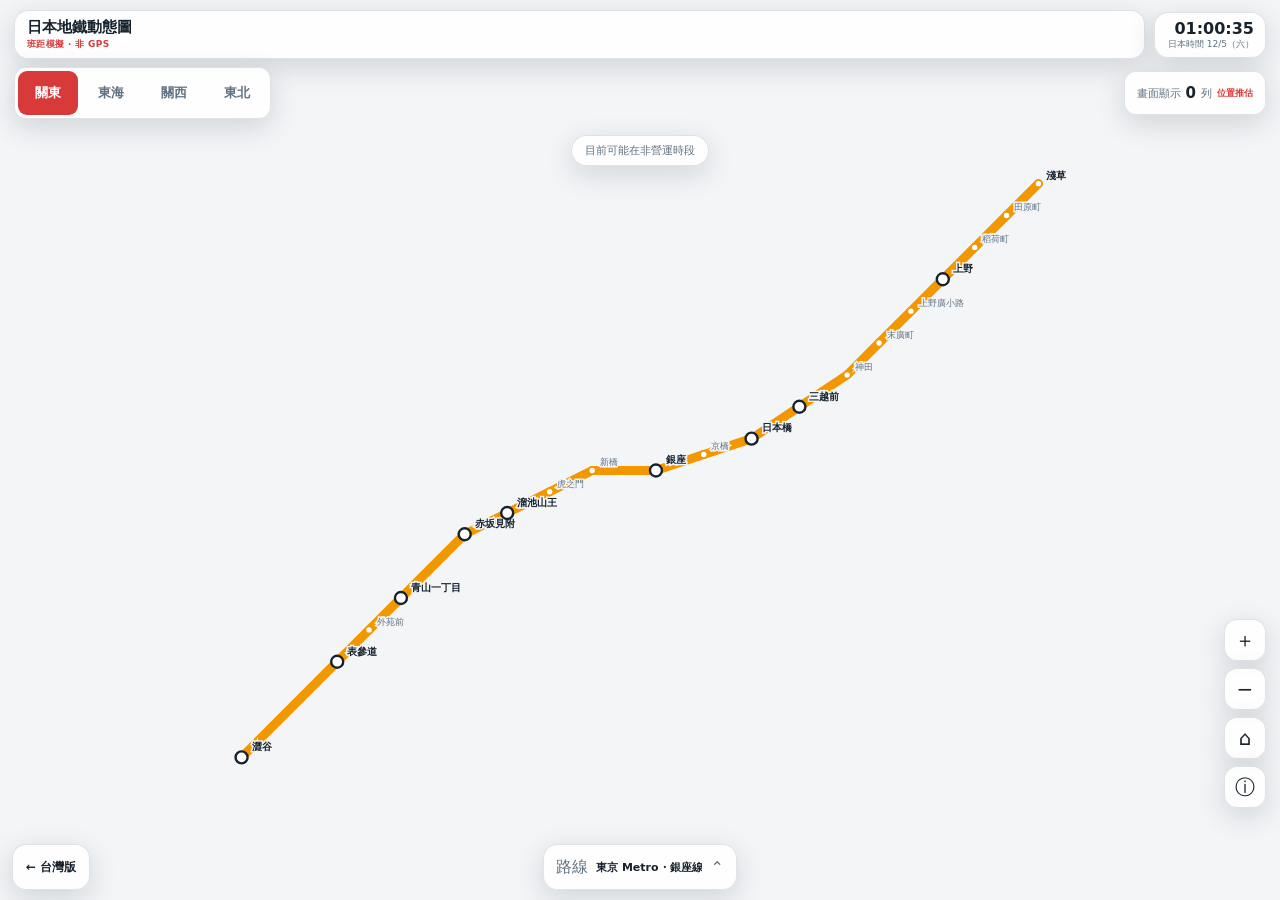
<file: japan/index.html>
<!doctype html>
<html lang="zh-Hant">
<head>
  <meta charset="utf-8">
  <meta name="viewport" content="width=device-width, initial-scale=1, viewport-fit=cover">
  <meta name="theme-color" content="#09131D" media="(prefers-color-scheme: dark)">
  <meta name="theme-color" content="#F3F5F7" media="(prefers-color-scheme: light)">
  <meta name="description" content="日本本州主要地下鐵的車廂路線圖式動態模擬。涵蓋東京、橫濱、名古屋、大阪、京都、神戶與仙台；依概略班距推估，非 GPS。">
  <title>日本地鐵動態圖</title>
  <link rel="stylesheet" href="./styles.css">
</head>
<body>
  <canvas id="japanMap" role="img" aria-label="日本本州主要地下鐵車廂路線圖式動態模擬"></canvas>

  <header class="japan-topbar">
    <div class="japan-toprow">
      <div class="japan-brand">
        <div>
          <h1>日本地鐵動態圖</h1>
          <span class="japan-method">班距模擬 · 非 GPS</span>
        </div>
      </div>
      <div class="japan-clockbox">
        <div class="japan-time" id="japanClock">--:--:--</div>
        <div class="japan-clocksub" id="japanClockSub">日本時間</div>
      </div>
    </div>

    <div class="japan-navrow">
      <div class="japan-tabs" role="tablist" aria-label="日本區域">
        <button data-region="kanto" class="on" role="tab" aria-selected="true">關東</button>
        <button data-region="tokai" role="tab" aria-selected="false">東海</button>
        <button data-region="kansai" role="tab" aria-selected="false">關西</button>
        <button data-region="tohoku" role="tab" aria-selected="false">東北</button>
      </div>
      <div class="japan-stat">畫面顯示 <b id="japanTrainCount">0</b> 列<small>位置推估</small></div>
    </div>
  </header>

  <div class="japan-offbanner" id="japanOffBanner">目前可能在非營運時段</div>

  <div class="japan-side-controls">
    <button id="japanZoomIn" aria-label="放大">＋</button>
    <button id="japanZoomOut" aria-label="縮小">−</button>
    <button id="japanFit" aria-label="回到全圖">⌂</button>
    <button id="japanInfo" aria-label="資料與方法說明">ⓘ</button>
  </div>

  <a class="japan-country-switch" href="../" aria-label="回到台灣捷運動態圖">← 台灣版</a>
  <div class="japan-bottom">
    <button class="japan-route-button" id="japanRouteButton" aria-haspopup="dialog" aria-controls="japanRouteSheet">
      <span>路線</span>
      <b id="japanRouteSummary">讀取中</b>
      <span aria-hidden="true">⌃</span>
    </button>
  </div>

  <div class="japan-empty" id="japanEmpty" hidden>
    <b>目前沒有顯示路線</b>
    <span>可回到目前營運系統的路網總覽。</span>
    <button id="japanRestore">回到路網總覽</button>
  </div>

  <dialog class="japan-sheet" id="japanRouteSheet" aria-labelledby="japanRouteTitle">
    <div class="japan-sheet-handle" aria-hidden="true"></div>
    <div class="japan-sheet-head">
      <div>
        <h2 id="japanRouteTitle">選擇顯示路線</h2>
        <p id="japanRouteSubtitle">依區域載入</p>
      </div>
      <button id="japanRouteClose" aria-label="關閉路線面板">✕</button>
    </div>
    <div class="japan-presets" id="japanPresets"></div>
    <div class="japan-route-list" id="japanRouteList"></div>
    <button class="japan-show-all" id="japanShowAll">回到目前系統的路網總覽</button>
  </dialog>

  <aside class="japan-popup" id="japanPopup" aria-live="polite">
    <button class="japan-popup-close" id="japanPopupClose" aria-label="關閉">✕</button>
    <span class="japan-line-chip" id="japanPopupChip"></span>
    <h2 id="japanPopupTitle"></h2>
    <div class="japan-popup-meta" id="japanPopupMeta"></div>
  </aside>

  <div class="japan-scrim" id="japanScrim" role="dialog" aria-modal="true" aria-labelledby="japanInfoTitle">
    <div class="japan-modal">
      <span class="japan-country">JAPAN · 36 LINES</span>
      <h2 id="japanInfoTitle">這張圖如何運作</h2>
      <p><b>畫面分成「路網總覽」與「單線行車圖」：</b>總覽只顯示同一家營運系統，並縮小列車、精簡站名；單線模式才顯示完整方向車標與較多站名。不同公司、不同城市不會再疊在同一張圖。</p>
      <p>路線保留官方站序、轉乘關係與代表色，以水平、垂直和 45 度折線簡化呈現；不是按照真實地理比例，也不冒充任何一家業者的官方車廂圖。</p>
      <p>目前涵蓋東京 Metro 9 線、都營 4 線、橫濱 2 線、名古屋 6 線、Osaka Metro 8 線與 New Tram、京都 2 線、神戶 2 系統、仙台 2 線，共 36 條。JR、私鐵、單軌、路面電車及其他非市營地下鐵不在這一版範圍。</p>
      <p><b>列車不是即時 GPS。</b>位置依官方站序、概略首末班與尖離峰班距平順推估，尚未逐班對齊各公司完整時刻表，因此適合看路網與方向，不適合拿來判斷實際到站時間。</p>
      <p>京都東西線已完整收錄 T09 蹴上與 T10 東山，因此可涵蓋前往岡崎神社一帶的地鐵路段；景點本身不是地鐵站，所以不另外放進路線圖。</p>
      <p class="japan-sources">
        官方路線依據：
        <a href="https://www.tokyometro.jp/lang_en/station/index.html" target="_blank" rel="noreferrer">東京 Metro</a>、
        <a href="https://www.kotsu.metro.tokyo.jp/eng/maps/subway/" target="_blank" rel="noreferrer">都營地下鐵</a>、
        <a href="https://www.city.yokohama.lg.jp/kotsu/sub/norikata/eki.html" target="_blank" rel="noreferrer">橫濱</a>、
        <a href="https://www.kotsu.city.nagoya.jp/rp/SUBWAY/routemap.html" target="_blank" rel="noreferrer">名古屋</a>、
        <a href="https://subway.osakametro.co.jp/en/guide/routemap.php" target="_blank" rel="noreferrer">大阪</a>、
        <a href="https://www.city.kyoto.lg.jp/kotsu/page/0000008995.html" target="_blank" rel="noreferrer">京都</a>、
        <a href="https://kotsu.city.kobe.lg.jp/chinese-trad/cnt-subway-map/" target="_blank" rel="noreferrer">神戶</a>、
        <a href="https://www.kotsu.city.sendai.jp/subway/station/" target="_blank" rel="noreferrer">仙台</a>。
      </p>
      <button id="japanInfoClose">了解，回到地圖</button>
    </div>
  </div>

  <script type="module" src="./app.mjs"></script>
</body>
</html>
</file>
<file: japan/styles.css>
:root {
  color-scheme: light dark;
  --jp-bg: #F3F5F7;
  --jp-panel: rgba(255, 255, 255, 0.9);
  --jp-panel-solid: #FFFFFF;
  --jp-ink: #17222D;
  --jp-muted: #607181;
  --jp-line: rgba(23, 34, 45, 0.13);
  --jp-accent: #D83A3A;
  --jp-accent-soft: #F9E5E5;
  --jp-on-accent: #FFFFFF;
  --jp-halo: #F3F5F7;
  --jp-shadow: 0 8px 28px rgba(30, 43, 55, 0.16);
  --jp-topbar-bottom: 126px;
}

@media (prefers-color-scheme: dark) {
  :root {
    --jp-bg: #09131D;
    --jp-panel: rgba(15, 29, 42, 0.9);
    --jp-panel-solid: #122131;
    --jp-ink: #EEF3F7;
    --jp-muted: #9AAABA;
    --jp-line: rgba(238, 243, 247, 0.13);
    --jp-accent: #FF6868;
    --jp-accent-soft: #3B2228;
    --jp-on-accent: #1C0B0B;
    --jp-halo: #09131D;
    --jp-shadow: 0 8px 30px rgba(0, 0, 0, 0.48);
  }
}

* { box-sizing: border-box; margin: 0; padding: 0; }
html, body { width: 100%; height: 100%; }

body {
  position: fixed;
  inset: 0;
  overflow: hidden;
  background: var(--jp-bg);
  color: var(--jp-ink);
  font-family: -apple-system, BlinkMacSystemFont, "PingFang TC", "Noto Sans TC",
    "Yu Gothic UI", "Microsoft JhengHei", system-ui, sans-serif;
  user-select: none;
  -webkit-user-select: none;
}

#japanMap {
  position: absolute;
  inset: 0;
  width: 100%;
  height: 100%;
  touch-action: none;
  cursor: grab;
}

#japanMap.dragging { cursor: grabbing; }

.japan-topbar {
  position: absolute;
  z-index: 20;
  top: 0;
  left: 0;
  right: 0;
  display: flex;
  flex-direction: column;
  gap: 8px;
  padding: calc(10px + env(safe-area-inset-top)) 14px 8px;
  pointer-events: none;
}

.japan-toprow,
.japan-navrow {
  display: flex;
  align-items: center;
  gap: 9px;
}

.japan-brand,
.japan-clockbox,
.japan-tabs,
.japan-stat {
  border: 1px solid var(--jp-line);
  background: var(--jp-panel);
  -webkit-backdrop-filter: blur(14px);
  backdrop-filter: blur(14px);
  box-shadow: var(--jp-shadow);
  pointer-events: auto;
}

.japan-brand {
  min-width: 0;
  flex: 1;
  min-height: 44px;
  display: flex;
  align-items: center;
  gap: 9px;
  padding: 7px 12px;
  border-radius: 14px;
}

.japan-country {
  display: inline-flex;
  flex: 0 0 auto;
  align-items: center;
  min-height: 20px;
  padding: 3px 7px;
  border-radius: 999px;
  background: var(--jp-accent);
  color: var(--jp-on-accent);
  font-size: 9px;
  font-weight: 900;
  letter-spacing: 0.12em;
}

.japan-brand-copy { min-width: 0; }

.japan-brand h1 {
  overflow: hidden;
  color: var(--jp-ink);
  font-size: 15px;
  font-weight: 850;
  line-height: 1.2;
  text-overflow: ellipsis;
  white-space: nowrap;
}

.japan-method {
  display: block;
  overflow: hidden;
  margin-top: 2px;
  color: var(--jp-accent);
  font-size: 9px;
  font-weight: 800;
  letter-spacing: 0.04em;
  text-overflow: ellipsis;
  white-space: nowrap;
}

.japan-clockbox {
  flex: 0 0 auto;
  min-width: 112px;
  padding: 6px 11px;
  border-radius: 14px;
  text-align: right;
}

.japan-time {
  font-size: 16px;
  font-weight: 800;
  font-variant-numeric: tabular-nums;
}

.japan-clocksub {
  color: var(--jp-muted);
  font-size: 9px;
  white-space: nowrap;
}

.japan-navrow { justify-content: space-between; }

.japan-tabs {
  display: inline-flex;
  gap: 3px;
  padding: 3px;
  border-radius: 12px;
}

.japan-tabs button,
.japan-side-controls button,
.japan-route-button,
.japan-sheet button,
.japan-empty button,
.japan-modal button,
.japan-popup-close {
  appearance: none;
  border: 0;
  color: inherit;
  font: inherit;
  cursor: pointer;
}

.japan-tabs button {
  min-height: 44px;
  padding: 6px 17px;
  border-radius: 9px;
  background: transparent;
  color: var(--jp-muted);
  font-size: 13px;
  font-weight: 800;
}

.japan-tabs button.on {
  background: var(--jp-accent);
  color: var(--jp-on-accent);
}

.japan-stat {
  min-height: 44px;
  display: flex;
  align-items: center;
  gap: 5px;
  padding: 6px 12px;
  border-radius: 12px;
  color: var(--jp-muted);
  font-size: 11px;
  white-space: nowrap;
}

.japan-stat b {
  color: var(--jp-ink);
  font-size: 15px;
  font-variant-numeric: tabular-nums;
}

.japan-stat small {
  color: var(--jp-accent);
  font-size: 9px;
  font-weight: 850;
}

.japan-offbanner {
  position: absolute;
  z-index: 12;
  top: calc(var(--jp-topbar-bottom) + 8px);
  left: 50%;
  padding: 7px 13px;
  border: 1px solid var(--jp-line);
  border-radius: 999px;
  background: var(--jp-panel);
  box-shadow: var(--jp-shadow);
  color: var(--jp-muted);
  font-size: 11px;
  opacity: 0;
  pointer-events: none;
  transform: translate(-50%, -8px);
  transition: 180ms ease;
  white-space: nowrap;
}

.japan-offbanner.show { opacity: 1; transform: translate(-50%, 0); }

.japan-side-controls {
  position: absolute;
  z-index: 15;
  right: 14px;
  bottom: calc(92px + env(safe-area-inset-bottom));
  display: flex;
  flex-direction: column;
  gap: 7px;
}

.japan-side-controls button {
  width: 42px;
  height: 42px;
  border: 1px solid var(--jp-line);
  border-radius: 13px;
  background: var(--jp-panel);
  box-shadow: var(--jp-shadow);
  color: var(--jp-ink);
  font-size: 20px;
  font-weight: 500;
}

.japan-bottom {
  position: absolute;
  z-index: 18;
  right: auto;
  bottom: calc(10px + env(safe-area-inset-bottom));
  left: 50%;
  transform: translateX(-50%);
  pointer-events: none;
}

.japan-route-button {
  flex: 0 0 auto;
  min-width: 150px;
  max-width: min(56vw, 310px);
  min-height: 46px;
  display: grid;
  grid-template-columns: auto 1fr auto;
  align-items: center;
  gap: 8px;
  padding: 7px 12px;
  border: 1px solid var(--jp-line);
  border-radius: 14px;
  background: var(--jp-panel);
  box-shadow: var(--jp-shadow);
  color: var(--jp-muted);
  pointer-events: auto;
  text-align: left;
}

.japan-country-switch {
  position: absolute;
  z-index: 18;
  bottom: calc(10px + env(safe-area-inset-bottom));
  left: 12px;
  min-height: 46px;
  display: inline-flex;
  align-items: center;
  padding: 7px 13px;
  border: 1px solid var(--jp-line);
  border-radius: 14px;
  background: var(--jp-panel);
  box-shadow: var(--jp-shadow);
  color: var(--jp-ink);
  font-size: 12px;
  font-weight: 850;
  text-decoration: none;
  -webkit-backdrop-filter: blur(14px);
  backdrop-filter: blur(14px);
}

.japan-route-button b {
  overflow: hidden;
  color: var(--jp-ink);
  font-size: 11px;
  text-overflow: ellipsis;
  white-space: nowrap;
}

.japan-empty {
  position: absolute;
  z-index: 14;
  top: 50%;
  left: 50%;
  width: min(300px, calc(100vw - 40px));
  padding: 18px;
  border: 1px solid var(--jp-line);
  border-radius: 18px;
  background: var(--jp-panel);
  box-shadow: var(--jp-shadow);
  text-align: center;
  transform: translate(-50%, -50%);
}

.japan-empty span {
  display: block;
  margin: 4px 0 12px;
  color: var(--jp-muted);
  font-size: 12px;
}

.japan-empty button,
.japan-show-all,
.japan-modal button {
  min-height: 44px;
  padding: 8px 16px;
  border-radius: 12px;
  background: var(--jp-accent);
  color: var(--jp-on-accent);
  font-weight: 850;
}

.japan-sheet {
  position: fixed;
  z-index: 50;
  top: auto;
  right: 0;
  bottom: 0;
  left: 0;
  width: min(620px, 100%);
  max-height: min(76vh, 720px);
  margin: auto;
  padding: 10px 14px calc(16px + env(safe-area-inset-bottom));
  overflow-y: auto;
  border: 1px solid var(--jp-line);
  border-bottom: 0;
  border-radius: 22px 22px 0 0;
  background: var(--jp-panel-solid);
  box-shadow: 0 -12px 40px rgba(0, 0, 0, 0.26);
  color: var(--jp-ink);
}

.japan-sheet::backdrop { background: rgba(4, 11, 17, 0.58); }

.japan-sheet-handle {
  width: 42px;
  height: 4px;
  margin: 1px auto 10px;
  border-radius: 999px;
  background: var(--jp-line);
}

.japan-sheet-head {
  display: flex;
  align-items: center;
  justify-content: space-between;
  margin-bottom: 12px;
}

.japan-sheet-head h2 { font-size: 18px; }
.japan-sheet-head p { margin-top: 2px; color: var(--jp-muted); font-size: 11px; }
.japan-sheet-head button,
.japan-popup-close {
  width: 42px;
  height: 42px;
  border-radius: 12px;
  background: transparent;
  color: var(--jp-muted);
}

.japan-presets {
  display: flex;
  gap: 7px;
  overflow-x: auto;
  margin-bottom: 12px;
  padding-bottom: 2px;
  scrollbar-width: none;
}
.japan-presets::-webkit-scrollbar { display: none; }

.japan-presets button {
  flex: 0 0 auto;
  min-height: 40px;
  padding: 7px 13px;
  border: 1px solid var(--jp-line);
  border-radius: 999px;
  background: transparent;
  color: var(--jp-muted);
  font-size: 12px;
  font-weight: 800;
}

.japan-presets button.on {
  border-color: var(--jp-accent);
  background: var(--jp-accent-soft);
  color: var(--jp-accent);
}

.japan-route-list {
  display: grid;
  grid-template-columns: repeat(2, minmax(0, 1fr));
  gap: 8px;
}

.japan-route-row {
  min-height: 52px;
  display: grid;
  grid-template-columns: 11px 1fr auto;
  align-items: center;
  gap: 9px;
  padding: 9px 11px;
  border: 1px solid var(--jp-line) !important;
  border-radius: 13px;
  background: transparent;
  color: var(--jp-ink);
  text-align: left;
}

.japan-overview-row {
  grid-column: 1 / -1;
  grid-template-columns: 24px 1fr auto;
  background: var(--jp-accent-soft);
}

.japan-overview-icon {
  width: 24px;
  height: 24px;
  display: grid;
  place-items: center;
  border-radius: 8px;
  background: var(--jp-accent);
  color: var(--jp-on-accent);
  font-size: 12px;
  font-weight: 900;
}

.japan-route-dot {
  width: 10px;
  height: 10px;
  border-radius: 50%;
  background: var(--route-color);
}

.japan-route-copy b,
.japan-route-copy small { display: block; }
.japan-route-copy b { font-size: 12px; }
.japan-route-copy small {
  margin-top: 2px;
  color: var(--jp-muted);
  font-size: 9px;
}

.japan-route-radio {
  width: 20px;
  height: 20px;
  border: 2px solid var(--jp-line);
  border-radius: 50%;
  background: var(--jp-panel-solid);
  box-shadow: inset 0 0 0 4px var(--jp-panel-solid);
}

.japan-route-row[aria-pressed="true"] .japan-route-radio {
  border-color: var(--route-color, var(--jp-accent));
  background: var(--route-color, var(--jp-accent));
}

.japan-route-toggle {
  width: 32px;
  height: 19px;
  padding: 2px;
  border-radius: 999px;
  background: var(--jp-line);
}

.japan-route-toggle::after {
  content: "";
  display: block;
  width: 15px;
  height: 15px;
  border-radius: 50%;
  background: var(--jp-panel-solid);
  box-shadow: 0 1px 4px rgba(0,0,0,.25);
  transition: transform 160ms ease;
}

.japan-route-row[aria-pressed="true"] .japan-route-toggle {
  background: var(--route-color);
}

.japan-route-row[aria-pressed="true"] .japan-route-toggle::after {
  transform: translateX(13px);
}

.japan-show-all { width: 100%; margin-top: 12px; }

.japan-popup {
  position: absolute;
  z-index: 24;
  top: calc(var(--jp-topbar-bottom) + 12px);
  left: 14px;
  width: min(330px, calc(100vw - 80px));
  padding: 13px 44px 13px 14px;
  border: 1px solid var(--jp-line);
  border-radius: 16px;
  background: var(--jp-panel);
  box-shadow: var(--jp-shadow);
  opacity: 0;
  pointer-events: none;
  transform: translateY(-7px);
  transition: 160ms ease;
}

.japan-popup.show { opacity: 1; pointer-events: auto; transform: translateY(0); }
.japan-popup-close { position: absolute; top: 5px; right: 5px; }

.japan-line-chip {
  display: inline-flex;
  min-height: 23px;
  align-items: center;
  padding: 3px 8px;
  border-radius: 8px;
  font-size: 10px;
  font-weight: 900;
}

.japan-popup h2 { margin-top: 7px; font-size: 18px; }
.japan-popup-meta { margin-top: 5px; color: var(--jp-muted); font-size: 12px; line-height: 1.55; }

.japan-scrim {
  position: fixed;
  z-index: 80;
  inset: 0;
  display: none;
  align-items: center;
  justify-content: center;
  padding: 18px;
  background: rgba(3, 10, 16, 0.62);
}

.japan-scrim.show { display: flex; }

.japan-modal {
  width: min(540px, 100%);
  max-height: min(82vh, 720px);
  overflow-y: auto;
  padding: 22px;
  border: 1px solid var(--jp-line);
  border-radius: 20px;
  background: var(--jp-panel-solid);
  box-shadow: 0 18px 60px rgba(0,0,0,.4);
}

.japan-modal h2 { margin: 11px 0 13px; font-size: 21px; }
.japan-modal p { margin-top: 10px; color: var(--jp-muted); font-size: 13px; line-height: 1.65; }
.japan-modal b { color: var(--jp-ink); }
.japan-modal a {
  color: var(--jp-ink);
  font-weight: 750;
  text-decoration-color: color-mix(in srgb, var(--jp-accent) 76%, transparent);
  text-underline-offset: 3px;
}
.japan-sources { padding-top: 10px; border-top: 1px solid var(--jp-line); }
.japan-modal button { width: 100%; margin-top: 17px; }

button:focus-visible,
a:focus-visible {
  outline: 2px solid var(--jp-accent);
  outline-offset: 2px;
}

@media (max-width: 620px) {
  .japan-topbar { padding-right: 9px; padding-left: 9px; }
  .japan-toprow { gap: 6px; }
  .japan-brand { padding-inline: 9px; }
  .japan-country { display: none; }
  .japan-clockbox { min-width: 96px; padding-inline: 8px; }
  .japan-clocksub { max-width: 92px; overflow: hidden; text-overflow: ellipsis; }
  .japan-tabs { flex: 1; }
  .japan-tabs button { flex: 1 1 0; min-width: 0; padding-inline: 8px; }
  .japan-stat { padding-inline: 8px; }
  .japan-stat small { display: none; }
  .japan-side-controls { right: 10px; }
  .japan-bottom { right: auto; left: 50%; }
  .japan-route-button { min-width: 132px; }
  .japan-route-list { grid-template-columns: 1fr; }
}

@media (max-width: 390px) {
  .japan-brand h1 { font-size: 13px; }
  .japan-method { font-size: 8px; }
  .japan-time { font-size: 14px; }
  .japan-clockbox { min-width: 86px; }
  .japan-stat { font-size: 0; gap: 2px; }
  .japan-stat::before { content: "列車"; font-size: 10px; }
  .japan-route-button { min-width: 122px; }
}

@media (max-width: 350px) {
  .japan-clockbox { min-width: 82px; }
  .japan-country-switch {
    width: 46px;
    overflow: hidden;
    color: transparent;
    font-size: 0;
  }
  .japan-country-switch::before {
    content: "←";
    color: var(--jp-ink);
    font-size: 14px;
  }
}

@media (prefers-reduced-motion: reduce) {
  *, *::before, *::after {
    scroll-behavior: auto !important;
    transition-duration: 0.01ms !important;
  }
}
</file>
